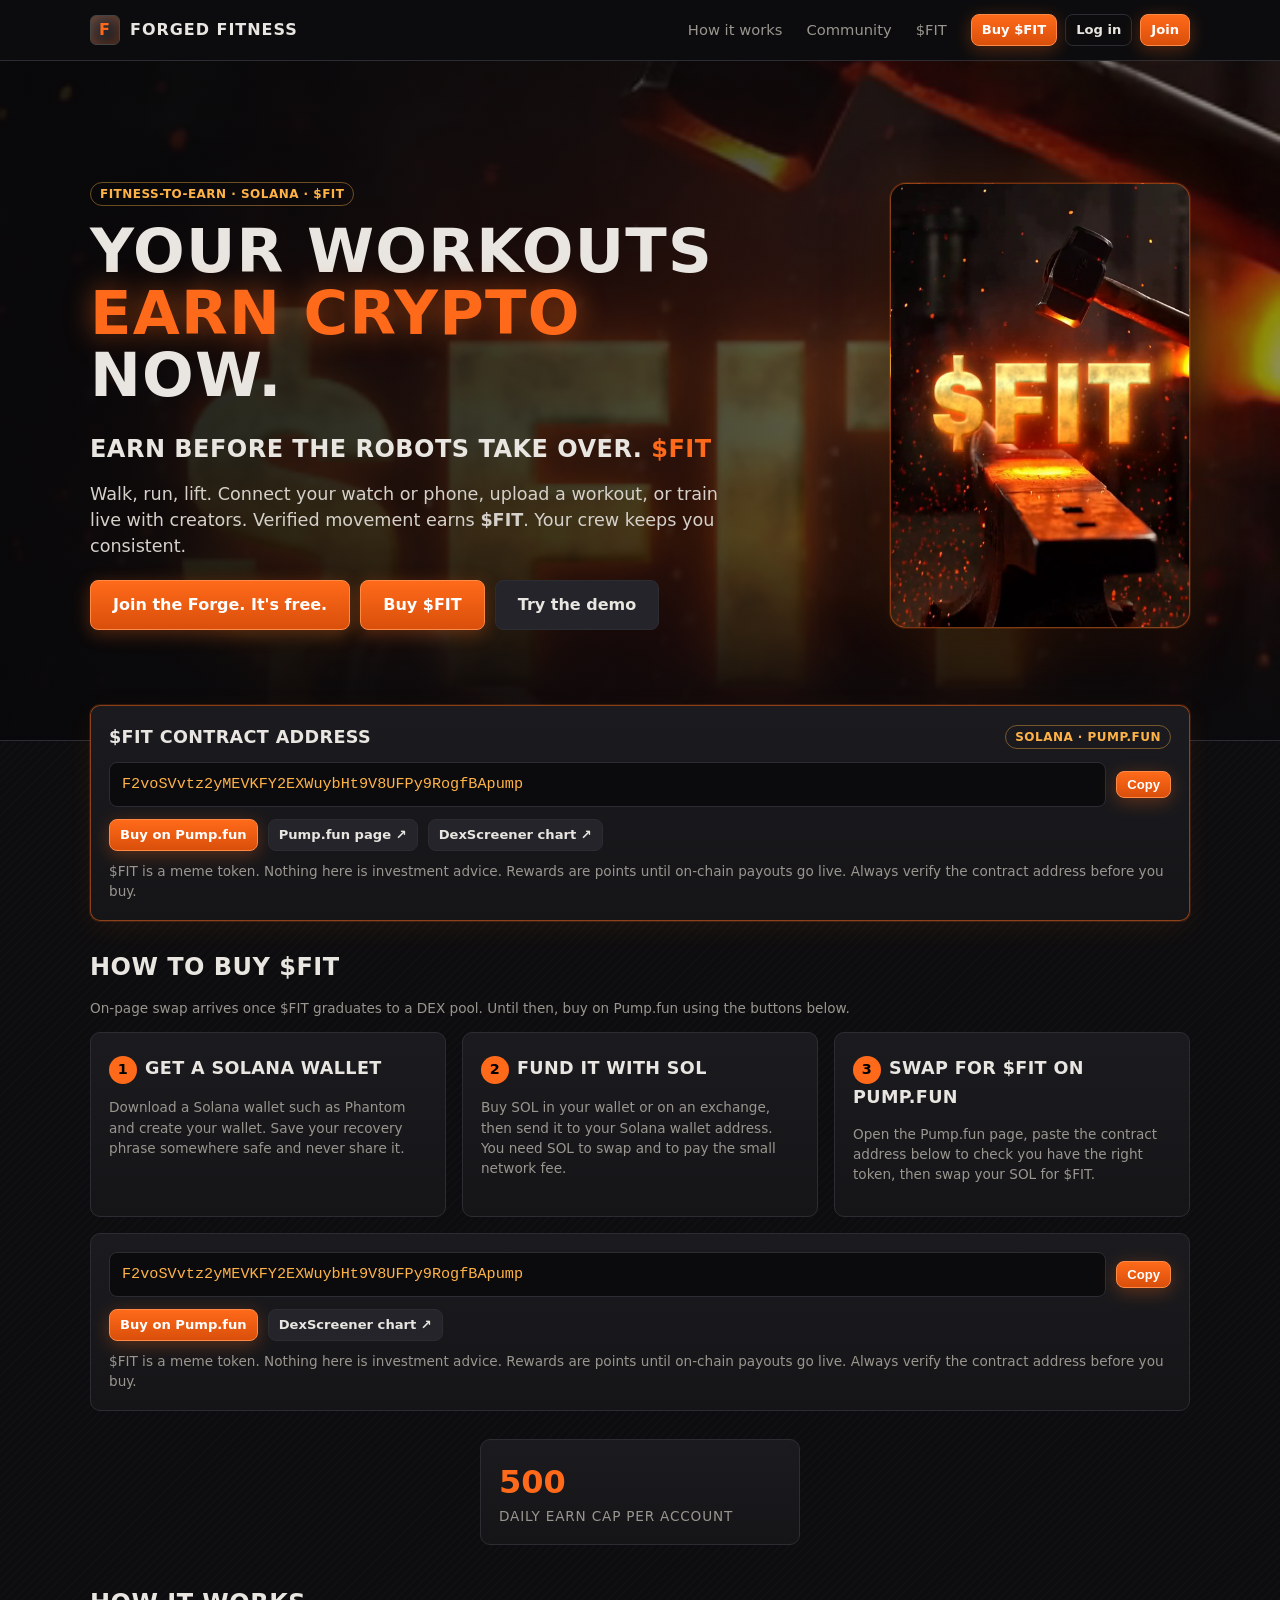
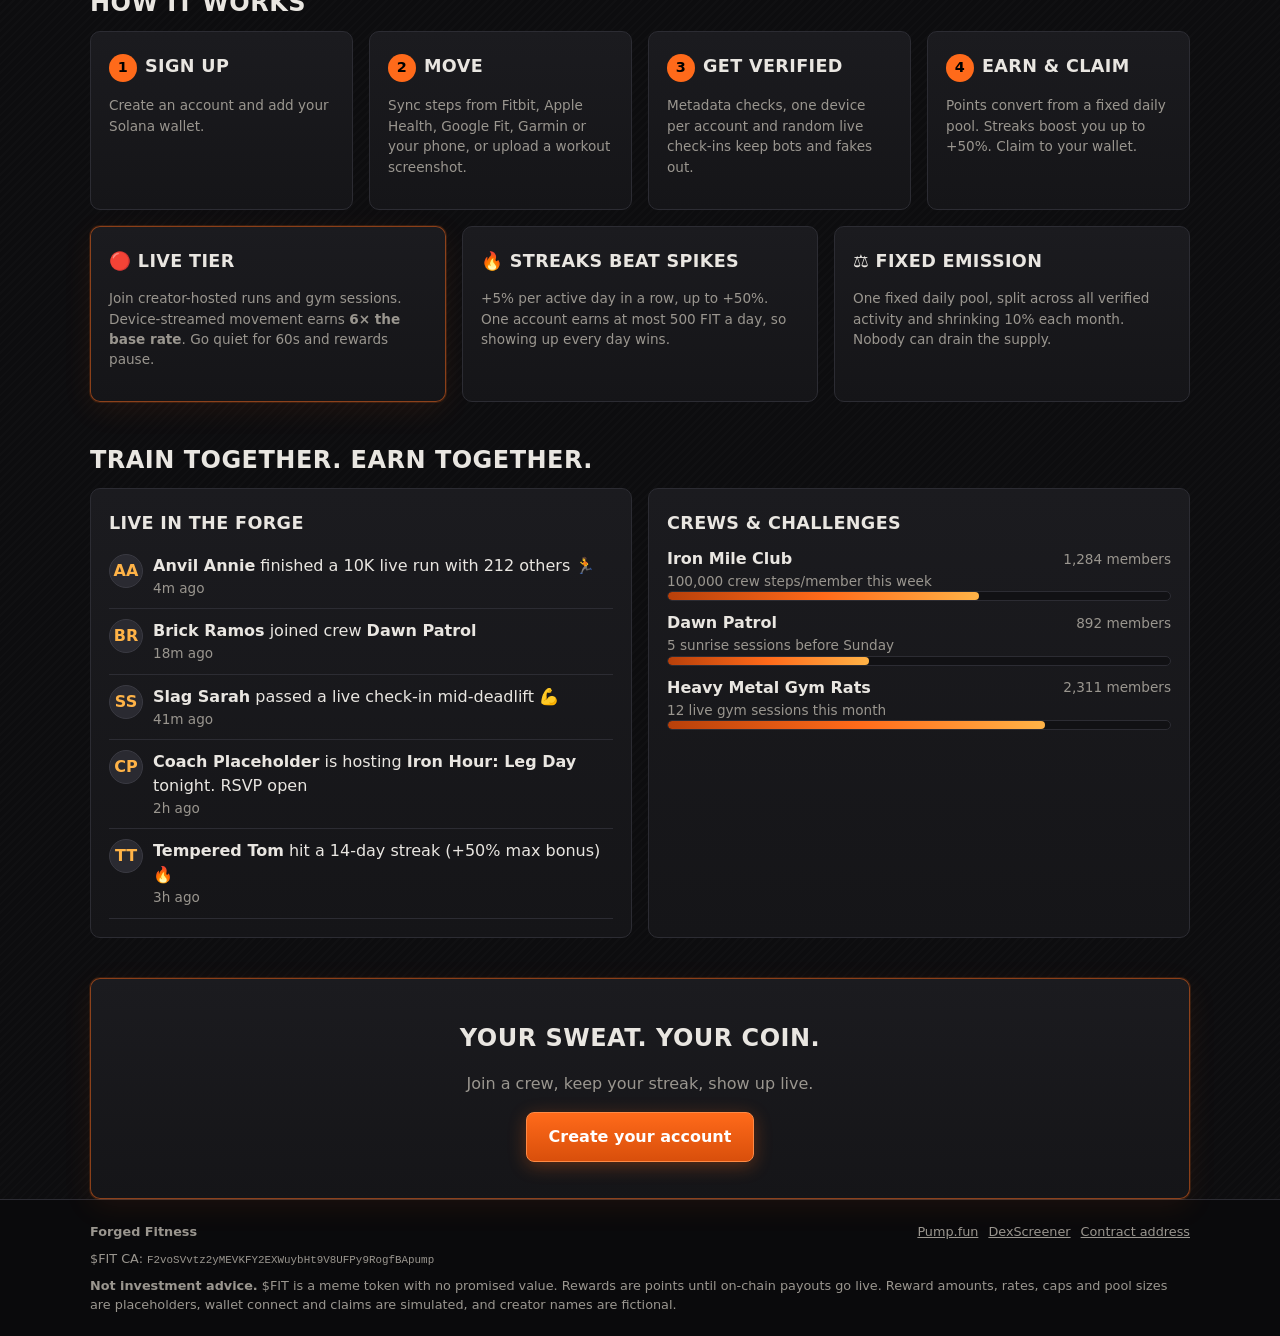
<file: index.html>
<!doctype html><html lang="en"><head><meta charset="utf-8"><meta name="viewport" content="width=device-width,initial-scale=1">
<title>Forged Fitness | Your workouts earn crypto now. $FIT</title>
<meta name="description" content="Forged Fitness: fitness-to-earn for $FIT on Solana. Walk, run, lift, earn. Earn before the robots take over.">
<link rel="icon" href="favicon.svg"><link rel="stylesheet" href="css/style.css"></head>
<body class="landing">
<section class="hero-bg">
  <video class="hero-video" id="heroVideo" autoplay muted loop playsinline preload="auto" poster="media/forged_fitness_ad_fit_still.png" aria-hidden="true">
    <source src="media/forged_fitness_ad_fit.mp4" type="video/mp4">
  </video>
  <div class="hero-overlay"></div>
  <div class="wrap hero">
    <div class="hero-copy">
      <span class="tag info">Fitness-to-earn · Solana · <span id="tick">$FIT</span></span>
      <h1>Your workouts <span class="ember">earn crypto</span> now.</h1>
      <p class="tagline">Earn before the robots take over. <span class="ember">$FIT</span></p>
      <p class="lead">Walk, run, lift. Connect your watch or phone, upload a workout, or train live with creators. Verified movement earns <b id="tick2">$FIT</b>. Your crew keeps you consistent.</p>
      <div class="row" style="margin-top:20px">
        <a class="btn primary lg" href="signup.html">Join the Forge. It's free.</a>
        <a class="btn primary lg" id="buyHero" target="_blank" rel="noopener">Buy $FIT</a>
        <a class="btn lg" href="dashboard.html?demo=1">Try the demo</a>
      </div>
    </div>
    <div class="hero-frame" aria-hidden="true">
      <video class="hero-frame-video" autoplay muted loop playsinline preload="auto" poster="media/forged_fitness_ad_fit_still.png">
        <source src="media/forged_fitness_ad_fit.mp4" type="video/mp4">
      </video>
    </div>
  </div>
</section>

<main class="wrap">
  <section class="card hot ca-block" id="token">
    <div class="ca-head"><h3 style="margin:0">$FIT contract address</h3><span class="tag info">Solana · Pump.fun</span></div>
    <div class="ca-row">
      <code class="ca" id="ca"></code>
      <button class="btn primary sm" id="copyCa" type="button">Copy</button>
    </div>
    <div class="row ca-links">
      <a class="btn sm primary" id="buyPump" target="_blank" rel="noopener">Buy on Pump.fun</a>
      <a class="btn sm" id="pumpLink" target="_blank" rel="noopener">Pump.fun page ↗</a>
      <a class="btn sm" id="dexLink" target="_blank" rel="noopener">DexScreener chart ↗</a>
    </div>
    <p class="small muted disclaimer">$FIT is a meme token. Nothing here is investment advice. Rewards are points until on-chain payouts go live. Always verify the contract address before you buy.</p>
  </section>

  <section id="buy" style="margin-top:28px">
    <h2>How to buy $FIT</h2>
    <p class="small muted" id="swapNote">On-page swap arrives once $FIT graduates to a DEX pool. Until then, buy on Pump.fun using the buttons below.</p>
    <div class="grid g3 steps">
      <div class="card"><h3>Get a Solana wallet</h3><p class="muted small">Download a Solana wallet such as Phantom and create your wallet. Save your recovery phrase somewhere safe and never share it.</p></div>
      <div class="card"><h3>Fund it with SOL</h3><p class="muted small">Buy SOL in your wallet or on an exchange, then send it to your Solana wallet address. You need SOL to swap and to pay the small network fee.</p></div>
      <div class="card"><h3>Swap for $FIT on Pump.fun</h3><p class="muted small">Open the Pump.fun page, paste the contract address below to check you have the right token, then swap your SOL for $FIT.</p></div>
    </div>
    <div class="card ca-block-buy" style="margin-top:16px">
      <div class="ca-row" style="margin-top:0">
        <code class="ca" id="caBuy"></code>
        <button class="btn primary sm" id="copyCaBuy" type="button">Copy</button>
      </div>
      <div class="row ca-links">
        <a class="btn sm primary" id="buyPump2" target="_blank" rel="noopener">Buy on Pump.fun</a>
        <a class="btn sm" id="dexLink2" target="_blank" rel="noopener">DexScreener chart ↗</a>
      </div>
      <p class="small muted disclaimer">$FIT is a meme token. Nothing here is investment advice. Rewards are points until on-chain payouts go live. Always verify the contract address before you buy.</p>
    </div>
  </section>

  <section class="grid" style="margin:28px 0 40px;grid-template-columns:minmax(0,320px);justify-content:center">
    <div class="card stat"><div class="v ember">500</div><div class="l">Daily earn cap per account</div></div>
  </section>

  <section id="how">
    <h2>How it works</h2>
    <div class="grid g4 steps">
      <div class="card"><h3>Sign up</h3><p class="muted small">Create an account and add your Solana wallet.</p></div>
      <div class="card"><h3>Move</h3><p class="muted small">Sync steps from Fitbit, Apple Health, Google Fit, Garmin or your phone, or upload a workout screenshot.</p></div>
      <div class="card"><h3>Get verified</h3><p class="muted small">Metadata checks, one device per account and random live check-ins keep bots and fakes out.</p></div>
      <div class="card"><h3>Earn &amp; claim</h3><p class="muted small">Points convert from a fixed daily pool. Streaks boost you up to +50%. Claim to your wallet.</p></div>
    </div>
    <div class="grid g3" style="margin-top:16px">
      <div class="card hot"><h3>🔴 Live tier</h3><p class="muted small">Join creator-hosted runs and gym sessions. Device-streamed movement earns <b>6× the base rate</b>. Go quiet for 60s and rewards pause.</p></div>
      <div class="card"><h3>🔥 Streaks beat spikes</h3><p class="muted small">+5% per active day in a row, up to +50%. One account earns at most 500 FIT a day, so showing up every day wins.</p></div>
      <div class="card"><h3>⚖️ Fixed emission</h3><p class="muted small">One fixed daily pool, split across all verified activity and shrinking 10% each month. Nobody can drain the supply.</p></div>
    </div>
  </section>

  <section id="community" style="margin-top:40px">
    <h2>Train together. Earn together.</h2>
    <div class="grid g2">
      <div class="card"><h3>Live in the Forge</h3><ul class="feed" id="feed"></ul></div>
      <div class="card"><h3>Crews &amp; challenges</h3><div id="crews"></div></div>
    </div>
  </section>

  <section class="card hot cta">
    <h2>Your sweat. Your coin.</h2>
    <p class="muted">Join a crew, keep your streak, show up live.</p>
    <a class="btn primary lg" href="signup.html">Create your account</a>
  </section>
</main>
<script src="js/store.js"></script><script src="js/mock.js"></script><script src="js/app.js"></script>
<script>
UI.boot().then(() => {
  const C = FF_CONFIG;
  UI.$('#tick').textContent = C.TICKER; UI.$('#tick2').textContent = C.TICKER;
  UI.$('#ca').textContent = C.MINT;
  UI.$('#pumpLink').href = C.PUMP_URL; UI.$('#dexLink').href = C.DEX_URL;
  UI.$('#buyHero').href = C.PUMP_URL; UI.$('#buyPump').href = C.PUMP_URL; UI.$('#buyPump2').href = C.PUMP_URL;
  UI.$('#caBuy').textContent = C.MINT; UI.$('#dexLink2').href = C.DEX_URL;
  UI.$('#copyCa').onclick = () => UI.copy(C.MINT, UI.$('#copyCa'));
  UI.$('#copyCaBuy').onclick = () => UI.copy(C.MINT, UI.$('#copyCaBuy'));
  // Hero video: fall back to the still (CSS background) if the clip can't play.
  UI.$$('.hero-bg video').forEach(v => {
    const fail = () => v.classList.add('hidden');
    v.addEventListener('error', fail, true); v.querySelector('source').addEventListener('error', fail);
    if (v.networkState === 3 || v.error) fail();
    const p = v.play(); if (p && p.catch) p.catch(() => {});
  });
  UI.$('#feed').innerHTML = MOCK.feed.slice(0, 5).map(f => `<li><div class="avatar">${UI.initials(f.who)}</div><div><b>${UI.esc(f.who)}</b> ${f.text}<div class="small muted">${UI.ago(f.ts)}</div></div></li>`).join('');
  UI.$('#crews').innerHTML = MOCK.crews.map(c => `<div style="margin:10px 0"><div class="row"><b>${c.name}</b><span class="spacer"></span><span class="small muted">${UI.num(c.members)} members</span></div><div class="small muted">${c.challenge}</div><div class="bar"><i style="width:${c.progress * 100}%"></i></div></div>`).join('');
});
</script>
<script data-goatcounter="https://forgedfitness.goatcounter.com/count" async src="//gc.zgo.at/count.js"></script>
</body></html>
</file>
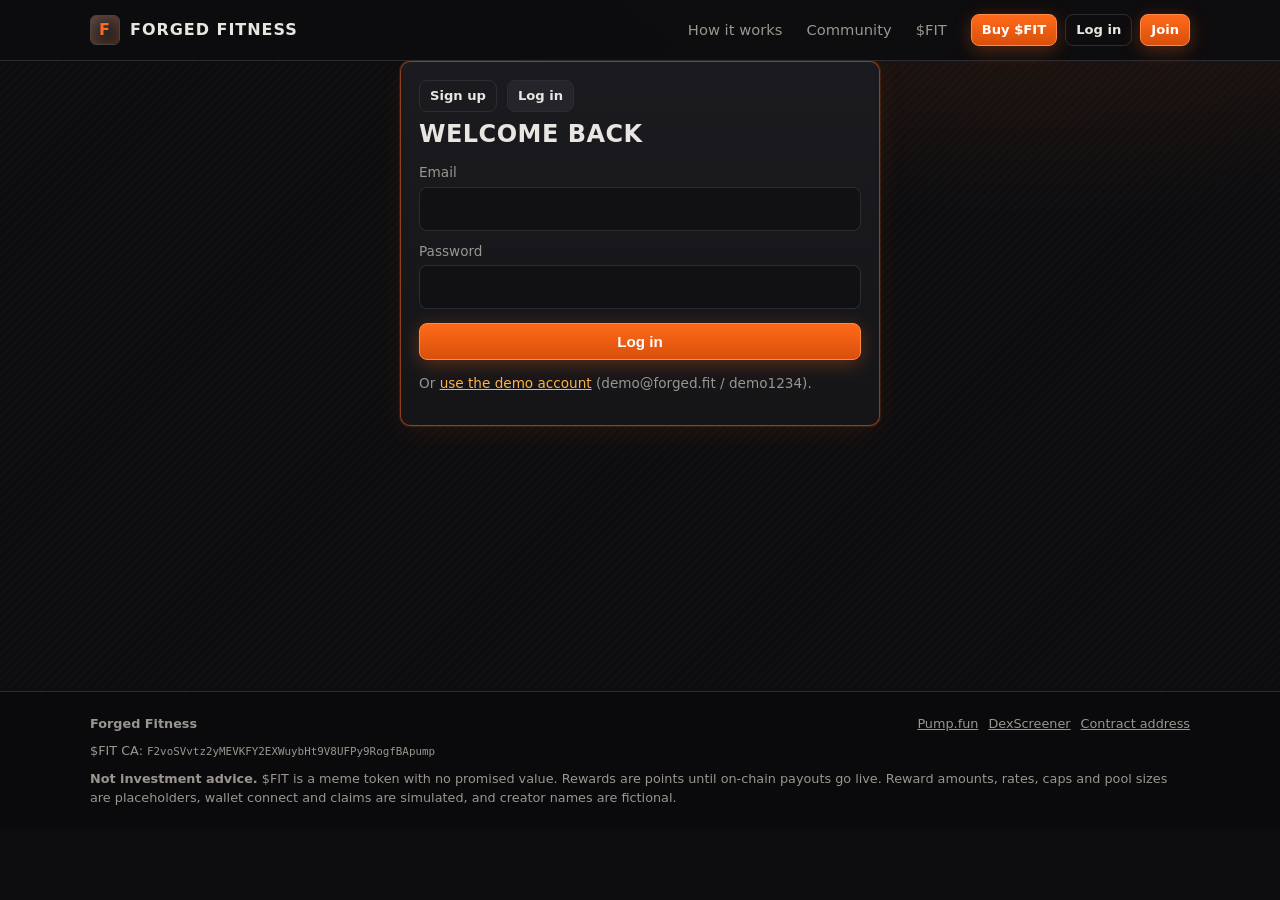
<file: dashboard.html>
<!doctype html><html lang="en"><head><meta charset="utf-8"><meta name="viewport" content="width=device-width,initial-scale=1">
<title>Dashboard | Forged Fitness</title><link rel="icon" href="favicon.svg"><link rel="stylesheet" href="css/style.css"></head>
<body>
<main class="wrap">
  <div class="row"><h1 id="hello">Dashboard</h1><span class="spacer"></span>
    <a class="btn primary" href="devices.html">Import activity</a><a class="btn" href="sessions.html">🔴 Go live</a><a class="btn" href="upload.html">Upload screenshot</a></div>
  <p class="muted small" id="devline"></p>

  <div class="grid g4">
    <div class="card stat"><div class="l">Steps today</div><div class="v" id="today">0</div><div class="small muted" id="todayGoal"></div></div>
    <div class="card stat"><div class="l">Steps this week</div><div class="v" id="week">0</div><div class="small muted">Mon–today</div></div>
    <div class="card stat"><div class="l">Streak</div><div class="v ember" id="streak">0</div><div class="small muted" id="mult"></div></div>
    <div class="card stat"><div class="l">Earnings (FIT)</div><div class="v" id="earn">0</div><div class="small muted" id="earnSplit"></div></div>
  </div>

  <div class="card" style="margin-top:16px">
    <div class="row"><b>Daily earn cap</b><span class="spacer"></span><span id="capText" class="small"></span></div>
    <div class="bar" style="margin-top:6px"><i id="capBar" style="width:0"></i></div>
    <p class="small muted" style="margin:6px 0 0">One account can earn at most <b id="capN"></b> FIT per day. Activity past the cap still logs (and keeps your streak) but earns nothing. Today's pro-rata rate: <b id="factor"></b> FIT/point.</p>
  </div>

  <div class="grid g2" style="margin-top:16px">
    <div class="card">
      <div class="row"><h3>Community feed</h3><span class="spacer"></span><span class="tag info">placeholder + your activity</span></div>
      <ul class="feed" id="feed"></ul>
    </div>
    <div class="card">
      <div class="row"><h3>Weekly leaderboard</h3><span class="spacer"></span><span class="small muted">verified steps</span></div>
      <div class="table-scroll"><table><thead><tr><th>#</th><th>Forger</th><th>Crew</th><th style="text-align:right">Steps</th></tr></thead><tbody id="lb"></tbody></table></div>
    </div>
  </div>

  <div class="grid g2" style="margin-top:16px">
    <div class="card"><h3>Crews</h3><div id="crews"></div>
      <h3 style="margin-top:18px">Challenges</h3><div id="challenges"></div></div>
    <div class="card"><h3>Recent activity</h3>
      <div class="table-scroll"><table><thead><tr><th>When</th><th>Source</th><th style="text-align:right">Steps</th></tr></thead><tbody id="acts"></tbody></table></div>
      <details style="margin-top:12px"><summary class="small muted">Log steps manually (self-reported, stays pending until verified)</summary>
        <div class="row" style="margin-top:8px"><input id="mSteps" type="number" placeholder="steps" style="max-width:140px"><input id="mMin" type="number" placeholder="minutes" style="max-width:120px"><button class="btn sm" id="mLog">Log</button></div>
      </details>
    </div>
  </div>
</main>
<script src="js/store.js"></script><script src="js/mock.js"></script><script src="js/app.js"></script>
<script>
UI.boot({ auth: true }).then(u => { if (!u) return; render();
  UI.$('#mLog').onclick = () => { try { const e = FF.logManual(UI.$('#mSteps').value, UI.$('#mMin').value); UI.toast(`Logged. ${e.status}: ${e.reasons[0] || ''}`); render(); } catch (er) { UI.toast(er.message); } };
});
function render() {
  const C = FF_CONFIG, d = FF.load(), u = FF.me(d), today = FF.dayKey();
  UI.$('#hello').textContent = `Let's forge, ${u.name.split(' ')[0]}`;
  UI.$('#devline').innerHTML = (u.importLog && u.importLog.length) ? `Last import: <b>${UI.esc(u.importLog[u.importLog.length - 1].source)}</b> · ${UI.ago(u.importLog[u.importLog.length - 1].ts)}. <a href="devices.html">import more</a>` : `No activity imported yet. <a href="devices.html">import from your health app</a> or count steps with your phone.`;
  const t = FF.stepsOn(u, today); UI.$('#today').textContent = UI.num(t);
  UI.$('#todayGoal').textContent = t >= C.STREAK_GOAL_STEPS ? '✅ streak goal hit' : `${UI.num(C.STREAK_GOAL_STEPS - t)} to streak goal`;
  const wk = u.activities.filter(a => a.ts >= FF.startOfWeek()).reduce((s, a) => s + a.steps, 0); UI.$('#week').textContent = UI.num(wk);
  const s = FF.streak(u); UI.$('#streak').textContent = s + (s === 1 ? ' day' : ' days');
  UI.$('#mult').textContent = `bonus ×${FF.streakMultiplier(s).toFixed(2)} (max ×${(1 + C.STREAK_BONUS_MAX).toFixed(2)})`;
  const tot = FF.totals(u); UI.$('#earn').textContent = UI.num(tot.claimed + tot.claimable + tot.pending, 2);
  UI.$('#earnSplit').innerHTML = `${UI.num(tot.claimable, 2)} claimable · ${UI.num(tot.pending, 2)} pending · <a href="rewards.html">rewards</a>`;
  const et = FF.earnedOn(u, today), pct = Math.min(100, et / C.DAILY_CAP * 100);
  UI.$('#capBar').style.width = pct + '%'; UI.$('#capText').innerHTML = `<b>${UI.num(et, 2)}</b> / ${C.DAILY_CAP} FIT today ${pct >= 100 ? '<span class="tag warn">cap reached</span>' : ''}`;
  UI.$('#capN').textContent = C.DAILY_CAP; UI.$('#factor').textContent = FF.proRataFactor().toFixed(3);
  // feed
  const feed = [...MOCK.feed, ...d.feed.map(f => ({ ...f, text: UI.esc(f.text) }))].sort((a, b) => b.ts - a.ts).slice(0, 8);
  UI.$('#feed').innerHTML = feed.map(f => `<li><div class="avatar">${UI.initials(f.who)}</div><div><b>${UI.esc(f.who)}</b> ${f.text}<div class="small muted">${UI.ago(f.ts)}</div></div></li>`).join('');
  // leaderboard
  const rows = MOCK.athletes.map(([n, st, c]) => ({ n, st, c, me: false }));
  rows.push({ n: u.name + ' (you)', st: wk, c: u.crews[0] || '-', me: true });
  rows.sort((a, b) => b.st - a.st);
  const crewName = id => (MOCK.crews.find(c => c.id === id) || { name: '-' }).name;
  UI.$('#lb').innerHTML = rows.map((r, i) => `<tr style="${r.me ? 'color:var(--ember2);font-weight:700' : ''}"><td>${i + 1}</td><td>${UI.esc(r.n)}</td><td class="small muted">${crewName(r.c)}</td><td style="text-align:right">${UI.num(r.st)}</td></tr>`).join('');
  // crews
  UI.$('#crews').innerHTML = MOCK.crews.map(c => { const j = u.crews.includes(c.id); return `<div style="margin:10px 0"><div class="row"><b>${c.name}</b> <span class="small muted">${UI.num(c.members + (j ? 1 : 0))} members</span><span class="spacer"></span><button class="btn sm ${j ? '' : 'primary'}" data-crew="${c.id}">${j ? 'Leave' : 'Join'}</button></div><div class="small muted">${c.challenge}</div><div class="bar"><i style="width:${c.progress * 100}%"></i></div></div>`; }).join('');
  UI.$$('[data-crew]').forEach(b => b.onclick = () => { FF.tx(d => { const me = FF.me(d), id = b.dataset.crew; const i = me.crews.indexOf(id); if (i >= 0) me.crews.splice(i, 1); else { me.crews.push(id); FF.post(d, me.name, 'joined crew ' + crewName(id)); } }); render(); });
  UI.$('#challenges').innerHTML = MOCK.challenges.map(c => `<div style="margin:8px 0"><b>${c.name}</b> <span class="small muted">· ends ${c.ends}</span><div class="small muted">${c.desc} · ${c.reward}</div></div>`).join('');
  // activity
  UI.$('#acts').innerHTML = u.activities.slice().sort((a, b) => b.ts - a.ts).slice(0, 8).map(a => `<tr><td class="small">${UI.time(a.ts)}</td><td class="small">${UI.esc(a.source)}${a.note ? ` <span class="muted">· ${UI.esc(a.note)}</span>` : ''}</td><td style="text-align:right">${UI.num(a.steps)}</td></tr>`).join('') || '<tr><td colspan="3" class="muted">No activity yet.</td></tr>';
}
</script>
<script data-goatcounter="https://forgedfitness.goatcounter.com/count" async src="//gc.zgo.at/count.js"></script>
</body></html>
</file>
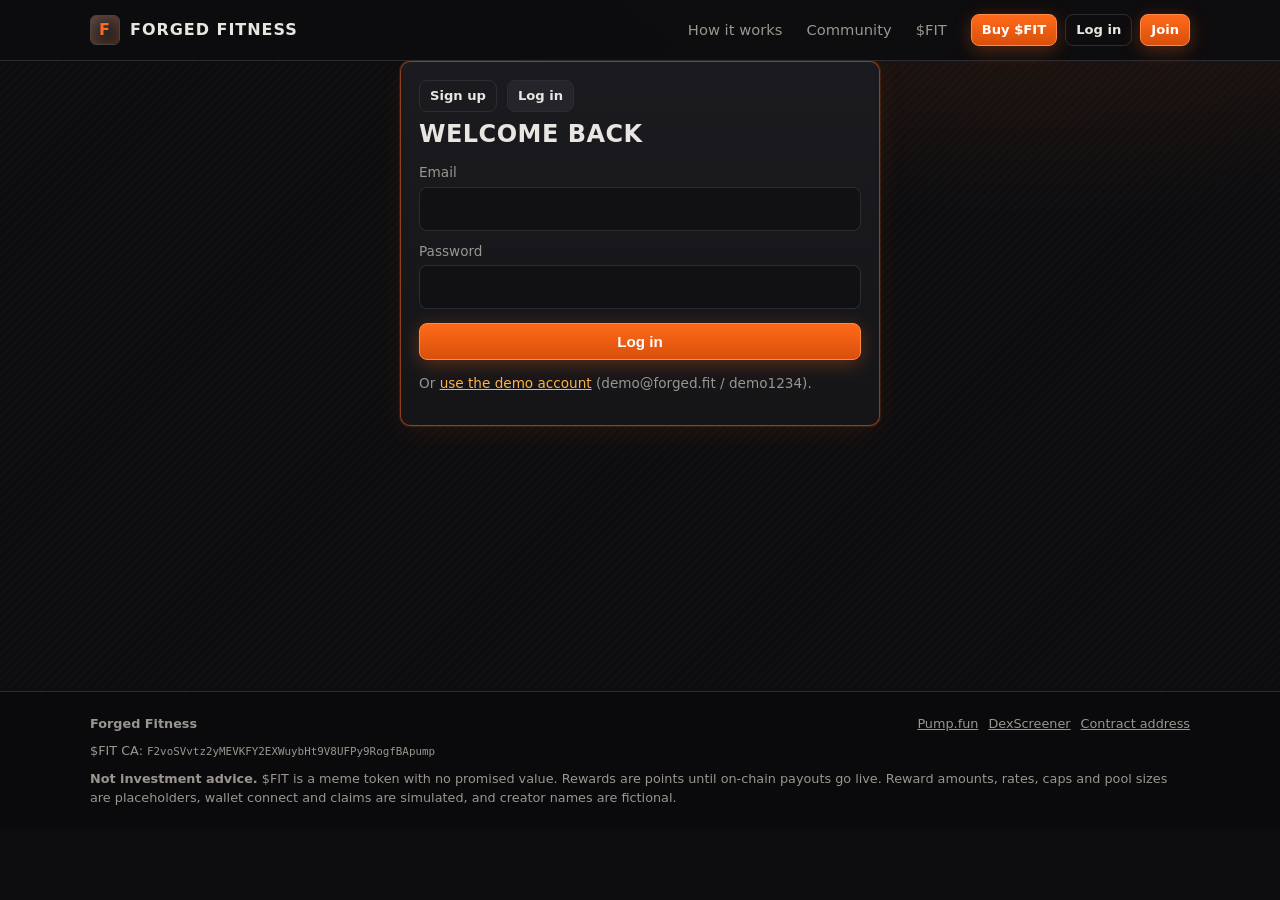
<file: devices.html>
<!doctype html><html lang="en"><head><meta charset="utf-8"><meta name="viewport" content="width=device-width,initial-scale=1">
<title>Devices | Forged Fitness</title><link rel="icon" href="favicon.svg"><link rel="stylesheet" href="css/style.css"></head>
<body>
<main class="wrap">
  <h1>Bring your activity in</h1>
  <p class="muted">None of these are live account links. Export your data from your app and import it here, or count steps with your phone while this page is open. Files are read in your browser only and never uploaded. Imported days count as <b>self-reported</b> (unverified), and each day can be imported once, from one source.</p>
  <div class="card hot" id="phone">
    <div class="row"><span style="font-size:1.6rem">📱</span><h3 style="margin:0">Phone step counter</h3><span class="tag info">works while this page is open</span></div>
    <p class="small muted">Uses your phone's motion sensor. Keep the page open and the screen on, phone in hand or pocket. It stops if you lock the phone or switch apps. On iPhone you'll be asked to allow Motion &amp; Orientation access.</p>
    <div class="row"><b style="font-size:2rem" id="pSteps">0</b><span class="muted">steps this session</span><span class="spacer"></span><span class="small muted" id="pTime"></span></div>
    <div class="row" style="margin-top:8px"><button class="btn primary sm" id="pStart">Start counting</button><button class="btn sm" id="pStop" disabled>Stop &amp; save</button></div>
  </div>
  <div class="grid g2" style="margin-top:16px" id="importers"></div>
  <div class="card" style="margin-top:16px"><h3>Import history</h3>
    <div class="table-scroll"><table><thead><tr><th>When</th><th>Source</th><th>Days</th><th>Steps</th><th>FIT</th></tr></thead><tbody id="hist"></tbody></table></div></div>
</main>
<script src="js/store.js"></script><script src="js/mock.js"></script><script src="js/app.js"></script><script src="js/shealth.js"></script><script src="js/importers.js"></script>
<script>
const C = FF_CONFIG;
const SOON = name => `<p class="small muted" style="margin-top:10px"><span class="tag warn">coming soon</span> Live auto-sync${name}.</p>`;
const IMPORTERS = [
  { id: 'apple', label: 'Apple Health', icon: '🍎', accept: '.zip,.xml', parse: FFImport.apple,
    steps: ['On iPhone open <b>Health</b>, tap your profile picture (top right).', 'Tap <b>Export All Health Data</b> › Export. It can take a few minutes.', 'Save <code>export.zip</code> to Files, then upload it here (or the <code>export.xml</code> inside).'],
    fine: 'Steps, walking/running distance and workouts. When iPhone and Watch both log steps, the source with the most steps that day is used, so nothing is counted twice.',
    soon: ' needs a Forged Fitness iOS app (HealthKit is not available to websites)' },
  { id: 'samsung', label: 'Samsung Health', icon: '💙', accept: '.zip,.csv', parse: FFImport.samsung,
    steps: ['In <b>Samsung Health</b> tap the menu, then <b>Settings</b>.', 'Tap <b>Download personal data</b> and confirm with your Samsung account.', 'In My Files › Download › Samsung Health, zip the folder or pick the CSVs.', 'Upload the ZIP or the <code>step_daily_trend</code> and <code>exercise</code> CSVs.'],
    fine: 'Daily steps, distance and workouts.', soon: ' through Android Health Connect needs a Forged Fitness Android app' },
  { id: 'googlefit', label: 'Google Fit', icon: '🟢', accept: '.zip,.csv', parse: FFImport.googlefit,
    steps: ['Go to <b>takeout.google.com</b>, click <b>Deselect all</b>, tick <b>Fit</b>.', 'Create the export and download the ZIP from the email.', 'Upload the ZIP, or <code>Takeout/Fit/Daily activity metrics/Daily activity metrics.csv</code>.'],
    fine: 'Daily steps, distance and Move Minutes. Health Connect itself has no export file.', soon: ' through Health Connect needs a Forged Fitness Android app' },
  { id: 'fitbit', label: 'Fitbit', icon: '⌚', accept: '.zip,.json,.csv', parse: FFImport.fitbit,
    steps: ['Go to <b>takeout.google.com</b>, Deselect all, tick <b>Fitbit</b> (or use Fitbit app › Settings › Manage data › Export your data).', 'Download the ZIP when it\'s ready.', 'Upload the ZIP, or the <code>steps-*.json</code>, <code>distance-*.json</code> and <code>exercise-*.json</code> files.'],
    fine: 'Steps, distance and logged exercises.', soon: ' needs a server for Fitbit\'s Web API sign-in' },
  { id: 'garmin', label: 'Garmin', icon: '🧭', accept: '.csv', parse: FFImport.garmin,
    steps: ['On a computer open <b>connect.garmin.com</b> › Activities › All Activities.', 'Scroll to load the range you want, then click <b>Export CSV</b> (top right).', 'Upload <code>Activities.csv</code>.'],
    fine: 'Recorded activities only (not all-day steps). Distance shows in your Garmin units. .fit files are not supported yet.', soon: ' needs a server for Garmin\'s Health API' },
];
const parsed = {};
UI.boot({ auth: true }).then(u => { if (!u) return; renderCards(); hist(); phoneInit(); });
function imported(u) { const m = Object.assign({}, u.importedDays || {}); for (const k in (u.shealthDays || {})) m[k] = m[k] || 'samsung'; return m; }
function renderCards() {
  UI.$('#importers').innerHTML = IMPORTERS.map(p => `<div class="card" id="c-${p.id}">
    <div class="row"><span style="font-size:1.6rem">${p.icon}</span><h3 style="margin:0">${p.label}</h3><span class="tag info">file import</span></div>
    <ol class="small">${p.steps.map(s => `<li>${s}</li>`).join('')}</ol><p class="small muted">${p.fine}</p>
    <input type="file" data-imp="${p.id}" accept="${p.accept}" multiple><div class="out" style="margin-top:10px"></div>${SOON(p.soon)}</div>`).join('');
  UI.$$('[data-imp]').forEach(i => i.onchange = async () => { const p = IMPORTERS.find(x => x.id === i.dataset.imp), out = UI.$(`#c-${p.id} .out`);
    if (!i.files.length) return; out.innerHTML = '<p class="small muted">Reading…</p>';
    try { parsed[p.id] = await p.parse([...i.files]); preview(p); } catch (er) { out.innerHTML = `<p class="small" style="color:var(--bad)">${UI.esc(er.message)}</p>`; } });
}
function dist(d) { return d.distanceRaw != null ? `${d.distanceRaw.toFixed(2)} (Garmin units)` : `${(d.distanceM / 1000).toFixed(2)} km`; }
function preview(p) {
  const R = parsed[p.id], done = imported(FF.me()), keys = Object.keys(R.days).sort(), out = UI.$(`#c-${p.id} .out`);
  if (!keys.length) { out.innerHTML = '<p class="small" style="color:var(--warn)">No step or workout data found in those files.</p>'; return; }
  const fresh = keys.filter(k => !done[k]);
  out.innerHTML = `<p class="small muted">Read ${R.files.length} file(s). ${keys.length} day(s), ${fresh.length} new.</p>
    <div class="table-scroll"><table><thead><tr><th>Day</th><th>Steps</th><th>Distance</th><th>Workouts</th><th></th></tr></thead><tbody>${keys.slice(-14).reverse().map(k => { const d = R.days[k];
      return `<tr><td class="small">${k}</td><td>${UI.num(d.steps)}</td><td class="small">${dist(d)}</td><td class="small">${d.exerciseMin} min (${d.sessions})</td><td class="small">${done[k] ? `<span class="tag">imported (${UI.esc(done[k])})</span>` : '<span class="tag ok">new</span>'}</td></tr>`; }).join('')}</tbody></table></div>
    ${keys.length > 14 ? '<p class="small muted">Showing the latest 14 days.</p>' : ''}
    <button class="btn primary sm" data-go ${fresh.length ? '' : 'disabled'}>Import ${fresh.length} new day(s)</button>`;
  if (fresh.length) out.querySelector('[data-go]').onclick = () => doImport(p, fresh);
}
function doImport(p, keys) {
  const R = parsed[p.id];
  const r = FF.tx(d => { const u = FF.me(d); u.importedDays = u.importedDays || {}; u.importLog = u.importLog || []; const done = imported(u); let steps = 0, fit = 0, n = 0;
    for (const k of keys) { if (done[k]) continue; const x = R.days[k], [y, m, dd] = k.split('-').map(Number);
      const ts = Math.min(new Date(y, m - 1, dd, 20).getTime(), Date.now());
      const act = FF.addActivity(u, { ts, source: 'import:' + p.id, steps: x.steps, minutes: x.exerciseMin, note: `${p.label} import${x.sessions ? `, ${x.sessions} workout(s)` : ''}` });
      const e = FF.earn(u, { ts, points: x.steps / 100 * C.POINTS_PER_100_STEPS, source: `${p.label} import`, verified: false, note: `${x.steps.toLocaleString()} steps, ${dist(x)}`, ref: act.id });
      u.importedDays[k] = p.id; steps += x.steps; fit += e.amount; n++; }
    if (n) { u.importLog.push({ ts: Date.now(), source: p.label, days: n, steps, fit }); FF.post(d, u.name, `imported ${n} day(s) from ${p.label}`); }
    return { steps, fit, n }; });
  UI.toast(`Imported ${r.n} day(s) from ${p.label}: ${UI.num(r.steps)} steps → ${UI.num(r.fit, 2)} FIT (self-reported).`, 5000);
  preview(p); hist();
}
function hist() { const u = FF.me();
  UI.$('#hist').innerHTML = (u.importLog || []).slice().reverse().map(h => `<tr><td class="small">${UI.time(h.ts)}</td><td>${UI.esc(h.source)}</td><td>${h.days}</td><td>${UI.num(h.steps)}</td><td>${UI.num(h.fit, 2)}</td></tr>`).join('') || '<tr><td colspan="5" class="muted">No imports yet.</td></tr>'; }
function phoneInit() {
  let steps = 0, t0 = 0, timer; const reset = () => { UI.$('#pStart').disabled = false; UI.$('#pStop').disabled = true; UI.$('#pTime').textContent = ''; };
  const ped = FFImport.Pedometer(() => { steps++; UI.$('#pSteps').textContent = UI.num(steps); });
  UI.$('#pStart').onclick = async () => { try { await ped.start(); steps = 0; t0 = Date.now(); UI.$('#pSteps').textContent = '0';
      UI.$('#pStart').disabled = true; UI.$('#pStop').disabled = false; timer = setInterval(() => { UI.$('#pTime').textContent = Math.floor((Date.now() - t0) / 60000) + ' min'; }, 5000);
      setTimeout(() => { if (ped.on && !ped.hasData) { ped.stop(); clearInterval(timer); reset(); UI.toast(FFImport.Pedometer.NO_SENSOR, 6000); } }, 3000);
    } catch (er) { ped.stop(); reset(); UI.toast(er.message, 6000); } };
  UI.$('#pStop').onclick = () => { ped.stop(); clearInterval(timer); UI.$('#pStart').disabled = false; UI.$('#pStop').disabled = true;
    if (!steps) return UI.toast('No steps counted, nothing saved.');
    const mins = Math.max(1, Math.round((Date.now() - t0) / 60000));
    const r = FF.tx(d => { const u = FF.me(d); const act = FF.addActivity(u, { source: 'phone', steps, minutes: mins, note: 'Phone step counter (page open)' });
      const e = FF.earn(u, { points: steps / 100 * C.POINTS_PER_100_STEPS, source: 'Phone step counter', verified: false, note: `${steps.toLocaleString()} steps / ${mins} min`, ref: act.id });
      u.importLog = u.importLog || []; u.importLog.push({ ts: Date.now(), source: 'Phone step counter', days: 1, steps, fit: e.amount }); return e; });
    UI.toast(`Saved ${UI.num(steps)} steps → ${UI.num(r.amount, 2)} FIT (self-reported).`, 5000); hist(); };
}
</script>
<script data-goatcounter="https://forgedfitness.goatcounter.com/count" async src="//gc.zgo.at/count.js"></script>
</body></html>
</file>
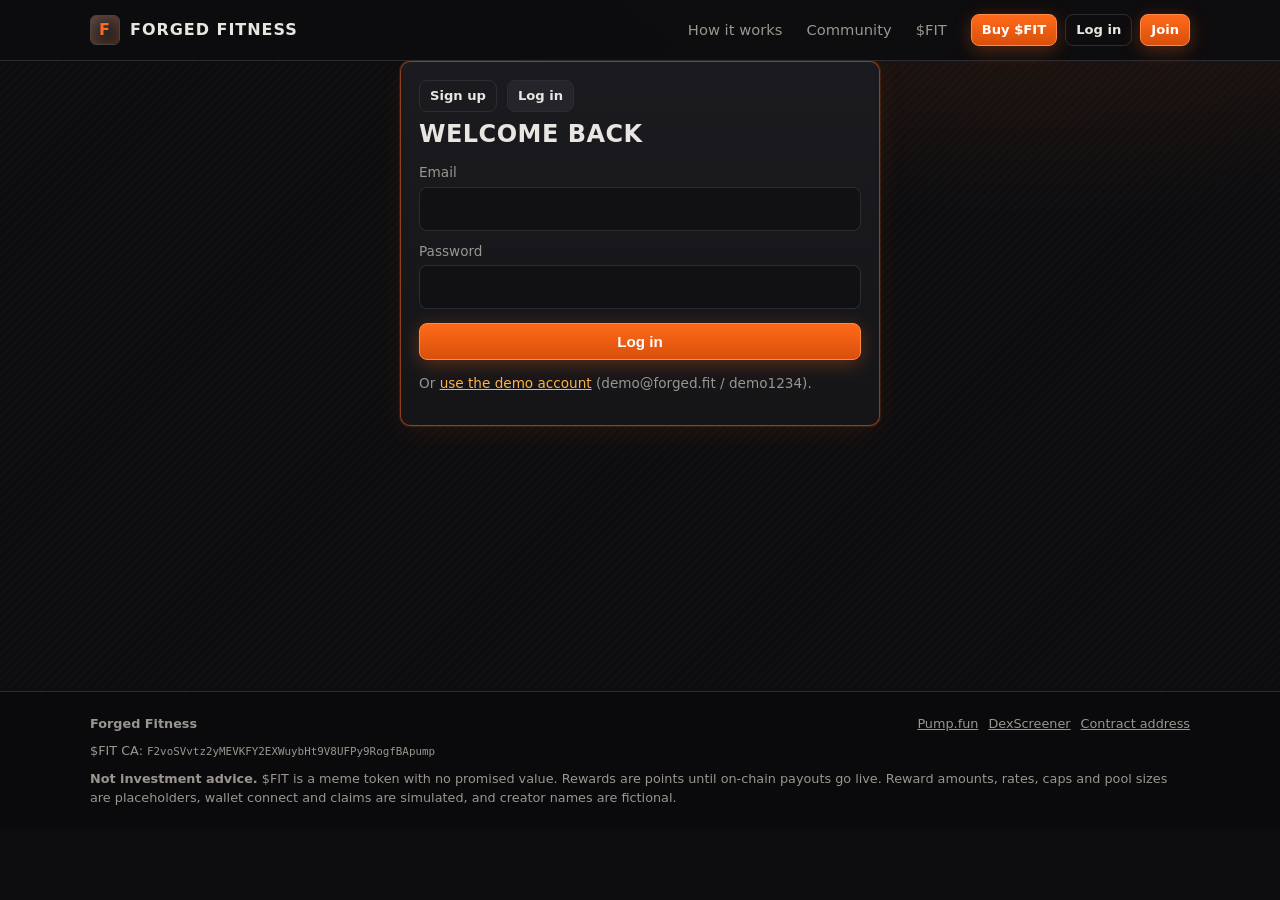
<file: rewards.html>
<!doctype html><html lang="en"><head><meta charset="utf-8"><meta name="viewport" content="width=device-width,initial-scale=1">
<title>Rewards | Forged Fitness</title><link rel="icon" href="favicon.svg"><link rel="stylesheet" href="css/style.css"></head>
<body>
<main class="wrap">
  <h1>Rewards &amp; payouts</h1>
  <div class="grid g4">
    <div class="card stat"><div class="l">Balance (claimed)</div><div class="v" id="bal"></div><div class="small muted">simulated wallet balance</div></div>
    <div class="card stat hot"><div class="l">Claimable</div><div class="v ember" id="cl"></div></div>
    <div class="card stat"><div class="l">Pending</div><div class="v" id="pe"></div><div class="small muted">awaiting verification / check-in / review</div></div>
    <div class="card stat"><div class="l">Blocked · capped</div><div class="v" id="bl"></div><div class="small muted">flagged gross · lost to daily cap</div></div>
  </div>

  <div class="card" style="margin-top:16px">
    <div class="row"><h3 style="margin:0">Claim to wallet</h3><span class="spacer"></span><span class="placeholder">SIMULATED · no on-chain transaction</span></div>
    <div class="row wallet-row" style="margin-top:10px"><input id="wallet" placeholder="Solana wallet address" style="flex:1;min-width:220px"><button class="btn sm" id="saveW">Save wallet</button><button class="btn primary" id="claim">Claim</button></div>
    <div class="ca-row" style="margin-bottom:6px"><code class="ca" id="mint"></code><button class="btn sm" id="copyCa" type="button">Copy CA</button></div>
    <div class="row"><a class="btn sm primary" id="buyLink" target="_blank" rel="noopener">Buy $FIT</a><a class="btn sm" id="pumpLink" target="_blank" rel="noopener">Pump.fun ↗</a><a class="btn sm" id="dexLink" target="_blank" rel="noopener">DexScreener ↗</a></div>
    <p class="small muted">Rewards pay out in <b>$FIT</b> (Solana, Pump.fun) at the contract address above. Until on-chain payouts go live, rewards are points and claims are simulated. A real claim will be a server-signed transfer from the reward vault after server-side re-verification.</p>
  </div>

  <div class="grid g2" style="margin-top:16px">
    <div class="card"><h3>Payout tiers</h3>
      <div class="table-scroll"><table><thead><tr><th>Entry size</th><th>Requires</th></tr></thead><tbody id="tiers"></tbody></table></div>
      <h3 style="margin-top:16px">Supply controls</h3><ul class="small" id="rules"></ul>
      <div class="row"><span class="small">Your streak: <b id="stk"></b></span><span class="spacer"></span><button class="btn sm" id="ckNow">Run a live check-in now</button></div>
    </div>
    <div class="card"><div class="row"><h3 style="margin:0">Emission schedule</h3><span class="spacer"></span><span class="tag info" id="mo"></span></div>
      <div style="margin:10px 0"><div class="row small"><span>Today's pool remaining <span class="muted">(network simulated)</span></span><span class="spacer"></span><b id="poolTxt"></b></div><div class="bar ok"><i id="poolBar"></i></div>
        <div class="small muted" id="poolMath"></div></div>
      <div style="max-height:230px;overflow:auto"><table><thead><tr><th>Month</th><th style="text-align:right">Daily pool</th><th style="text-align:right">Month total</th></tr></thead><tbody id="sched"></tbody></table></div>
    </div>
  </div>

  <div class="card" style="margin-top:16px"><h3>Reward ledger</h3>
    <div class="table-scroll"><table class="wide-table"><thead><tr><th>When</th><th>Source</th><th style="text-align:right">Base pts</th><th style="text-align:right">Streak</th><th style="text-align:right">Pool ×</th><th style="text-align:right">FIT</th><th>Tier</th><th>Status</th><th></th></tr></thead><tbody id="ledger"></tbody></table></div>
  </div>
  <div class="card" style="margin-top:16px"><h3>Payout history</h3>
    <div class="table-scroll"><table><thead><tr><th>When</th><th style="text-align:right">Amount</th><th>Wallet</th><th>Tx signature</th></tr></thead><tbody id="payouts"></tbody></table></div></div>
</main>
<script src="js/store.js"></script><script src="js/mock.js"></script><script src="js/app.js"></script>
<script>
const C = FF_CONFIG;
UI.boot({ auth: true }).then(u => { if (!u) return; UI.$('#wallet').value = u.wallet; render();
  UI.$('#saveW').onclick = () => { try { FF.setWallet(UI.$('#wallet').value); UI.toast('Wallet saved (mock).'); } catch (e) { UI.toast(e.message); } };
  UI.$('#claim').onclick = () => { try { FF.setWallet(UI.$('#wallet').value); const p = FF.tx(d => { const p = FF.claim(FF.me(d)); FF.post(d, FF.me(d).name, `claimed ${p.amount.toFixed(2)} FIT (simulated)`); return p; });
    UI.toast(`Simulated claim of ${UI.num(p.amount, 2)} FIT → ${p.wallet.slice(0, 6)}…<br><span class="mono small">${p.sig.slice(0, 28)}…</span>`, 6000); render(); } catch (e) { UI.toast(e.message); } };
  UI.$('#ckNow').onclick = doCheckin; UI.$('#copyCa').onclick = () => UI.copy(C.MINT, UI.$('#copyCa'));
});
async function doCheckin() {
  const r = await UI.checkin({ context: 'Unlocks pending entries over ' + C.TIER_AUTO_MAX + ' FIT from the last ' + C.CHECKIN_VALID_HOURS + 'h' });
  FF.updateMe(u => FF.recordCheckin(u, { ...r, context: 'rewards page' }));
  UI.toast(r.passed ? '✅ Check-in passed. Pending rewards re-checked.' : '✖ ' + r.reason); render();
}
function render() {
  const u = FF.me(), t = FF.totals(u);
  UI.$('#mint').textContent = C.MINT; UI.$('#pumpLink').href = C.PUMP_URL; UI.$('#dexLink').href = C.DEX_URL; UI.$('#buyLink').href = C.PUMP_URL;
  UI.$('#bal').innerHTML = UI.num(t.claimed, 2); UI.$('#cl').innerHTML = UI.num(t.claimable, 2); UI.$('#pe').innerHTML = UI.num(t.pending, 2); UI.$('#bl').innerHTML = `${UI.num(t.blocked, 1)} · ${UI.num(t.capped, 1)}`;
  UI.$('#claim').disabled = t.claimable <= 0; UI.$('#claim').textContent = `Claim ${UI.num(t.claimable, 2)} FIT`;
  UI.$('#tiers').innerHTML = `<tr><td>≤ ${C.TIER_AUTO_MAX} FIT</td><td><span class="tag ok">auto</span> verified data (device, verified screenshot, or reviewer)</td></tr>
    <tr><td>${C.TIER_AUTO_MAX}–${C.TIER_CHECKIN_MAX} FIT</td><td><span class="tag warn">check-in</span> verified data + a passed live check-in in the last ${C.CHECKIN_VALID_HOURS}h</td></tr>
    <tr><td>&gt; ${C.TIER_CHECKIN_MAX} FIT</td><td><span class="tag bad">review</span> verified data + check-in + manual review</td></tr>`;
  UI.$('#rules').innerHTML = `<li><b>Daily cap:</b> ${C.DAILY_CAP} FIT per account per day (today: ${UI.num(FF.earnedOn(u, FF.dayKey()), 2)} used). Activity past the cap logs but earns 0.</li>
    <li><b>Pro-rata pool:</b> points convert at min(1, daily pool ÷ network verified points). Today: ${FF.proRataFactor().toFixed(3)} FIT/point.</li>
    <li><b>Streak bonus:</b> +${C.STREAK_BONUS_PER_DAY * 100}% per consecutive active day (≥ ${UI.num(C.STREAK_GOAL_STEPS)} steps or a live session), max +${C.STREAK_BONUS_MAX * 100}%.</li>
    <li><b>Live tier:</b> ${C.LIVE_POINTS_PER_MIN} pts/min with device stream (pauses after ${C.QUIET_TIMEOUT_S}s quiet) vs ${C.POINTS_PER_100_STEPS} pt per 100 steps.</li>`;
  const s = FF.streak(u); UI.$('#stk').textContent = `${s} days → ×${FF.streakMultiplier(s).toFixed(2)}`;
  const ps = FF.poolStatus(); UI.$('#mo').textContent = `month ${ps.month} · −${C.MONTHLY_DECAY * 100}%/mo`;
  UI.$('#poolTxt').textContent = `${UI.num(ps.remaining)} / ${UI.num(ps.pool)} FIT`; UI.$('#poolBar').style.width = (ps.remaining / ps.pool * 100) + '%';
  UI.$('#poolMath').textContent = `Network verified points today (projected, simulated): ${UI.num(FF.networkPoints())} → ${ps.factor.toFixed(3)} FIT per point. Settlement is final at day end on a real backend.`;
  UI.$('#sched').innerHTML = FF.schedule().map(r => `<tr style="${r.current ? 'color:var(--ember2);font-weight:700' : ''}"><td>${r.label}${r.current ? ' ◀ now' : ''}</td><td style="text-align:right">${UI.num(r.daily)}</td><td style="text-align:right">${UI.num(r.monthly)}</td></tr>`).join('');
  UI.$('#ledger').innerHTML = u.ledger.slice().sort((a, b) => b.ts - a.ts).map(e => `<tr><td class="small">${UI.time(e.ts)}</td><td class="small">${UI.esc(e.source)}<div class="muted">${UI.esc(e.note)}</div></td>
      <td style="text-align:right">${UI.num(e.basePoints, 1)}</td><td style="text-align:right">×${e.streakMult.toFixed(2)}</td><td style="text-align:right">×${e.factor.toFixed(2)}</td>
      <td style="text-align:right"><b>${UI.num(e.amount, 2)}</b>${e.cappedOff > 0 ? `<div class="small" style="color:var(--warn)">−${UI.num(e.cappedOff, 2)} cap</div>` : ''}</td>
      <td class="small">${FF.tierOf(e.amount)}</td><td>${UI.statusTag(e.status)}${e.reasons.map(r => `<div class="small muted">• ${UI.esc(r)}</div>`).join('')}</td>
      <td>${e.status === 'pending' && e.reasons.some(r => /check-in/.test(r)) ? '<button class="btn sm" data-ck>Check in</button>' : ''}${e.status === 'pending' && e.reasons.some(r => /manual review/.test(r)) ? `<button class="btn sm" data-rev="${e.id}">Mock review: approve</button>` : ''}</td></tr>`).join('') || '<tr><td colspan="9" class="muted">No rewards yet.</td></tr>';
  UI.$$('[data-ck]').forEach(b => b.onclick = doCheckin);
  UI.$$('[data-rev]').forEach(b => b.onclick = () => { FF.updateMe(u => { const e = u.ledger.find(x => x.id === b.dataset.rev); e.reviewed = true; FF.evaluate(u, e); }); render(); });
  UI.$('#payouts').innerHTML = u.payouts.slice().reverse().map(p => `<tr><td class="small">${UI.time(p.ts)}</td><td style="text-align:right"><b>${UI.num(p.amount, 2)}</b></td><td class="mono small">${p.wallet.slice(0, 6)}…${p.wallet.slice(-4)}</td><td class="mono small">${p.sig.slice(0, 26)}… <span class="tag warn">simulated</span></td></tr>`).join('') || '<tr><td colspan="4" class="muted">No payouts yet.</td></tr>';
}
</script>
<script data-goatcounter="https://forgedfitness.goatcounter.com/count" async src="//gc.zgo.at/count.js"></script>
</body></html>
</file>
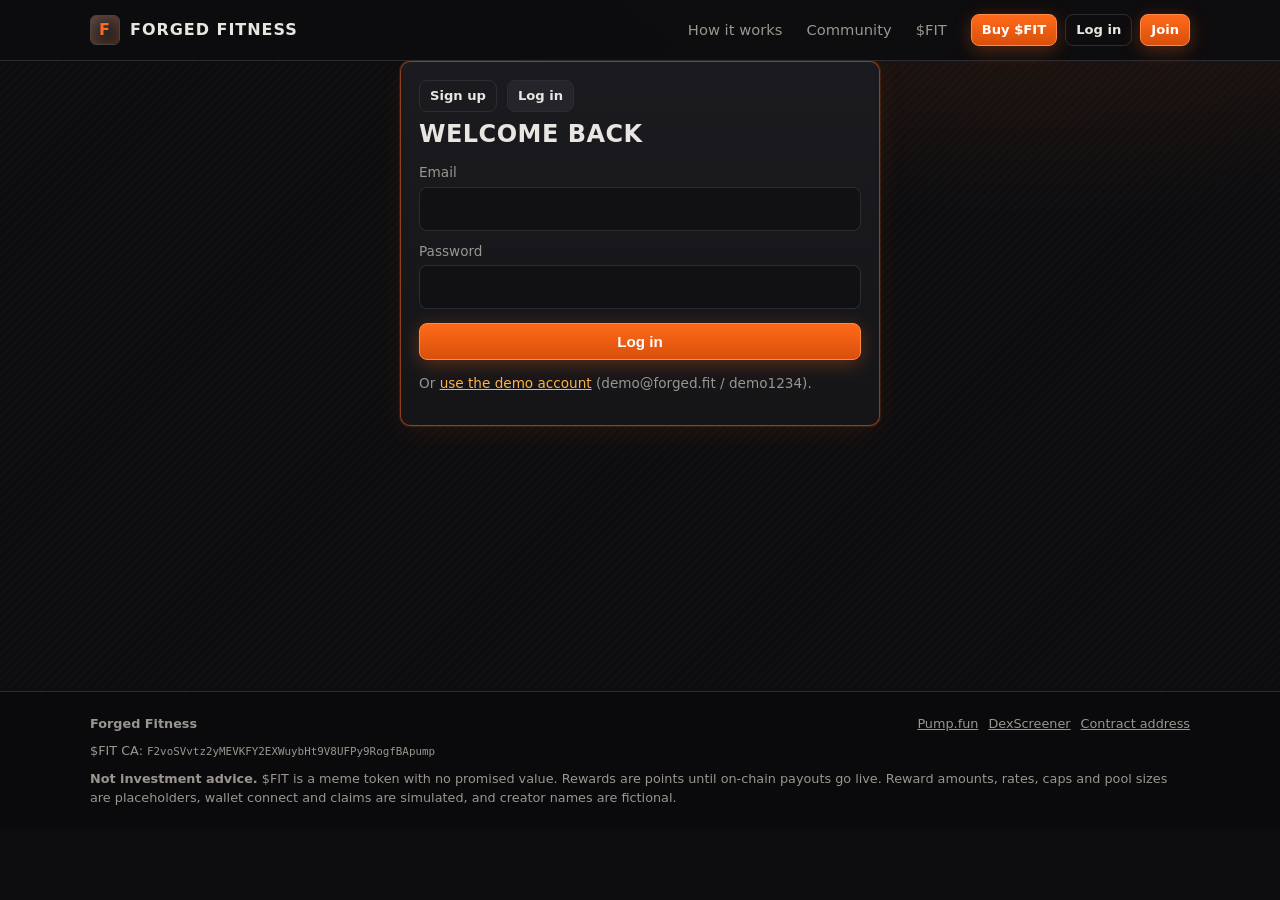
<file: sessions.html>
<!doctype html><html lang="en"><head><meta charset="utf-8"><meta name="viewport" content="width=device-width,initial-scale=1">
<title>Live sessions | Forged Fitness</title><link rel="icon" href="favicon.svg"><link rel="stylesheet" href="css/style.css"></head>
<body>
<main class="wrap">
  <div id="listView">
    <h1>Live sessions <span class="tag info">premium earn tier</span></h1>
    <p class="muted">Train live with creators. With a bound device streaming movement, live minutes earn <b id="rate"></b> points/min (vs ~1/min walking). Random check-ins gate larger payouts; rewards pause if your movement signal goes quiet for <b id="quiet"></b>s.</p>
    <h2>🔴 Live now</h2><div class="grid g2" id="live"></div>
    <h2 style="margin-top:24px">Upcoming</h2><div class="grid g2" id="upcoming"></div>
  </div>

  <div id="sessView" class="hidden">
    <div class="row"><button class="btn sm ghost" id="back">← Sessions</button><h2 id="sTitle" style="margin:0"></h2><span class="tag live">LIVE</span><span class="spacer"></span><button class="btn danger" id="end">End &amp; bank rewards</button></div>
    <div class="grid g2" style="margin-top:14px;grid-template-columns:1.4fr 1fr">
      <div>
        <div class="video" id="video"><span class="tag live rec">● REC</span><div style="text-align:center"><div style="font-size:3rem">🎥</div><div id="sHost"></div><div class="small">creator stream <span class="placeholder">video placeholder</span></div></div>
          <div class="paused-overlay hidden" id="pausedOv"><div><div class="tag warn">REWARDS PAUSED</div><h2>No movement signal</h2><p class="small muted" id="pausedWhy">Nothing from your device for 60s.</p><button class="btn primary" id="resume">Resume, I'm moving</button></div></div>
        </div>
        <div class="grid g4" style="margin-top:12px">
          <div class="card stat"><div class="l">Active time</div><div class="v" id="sTime">0:00</div></div>
          <div class="card stat"><div class="l">Points</div><div class="v ember" id="sPts">0</div><div class="small muted" id="sRate"></div></div>
          <div class="card stat"><div class="l">Est. FIT</div><div class="v" id="sForge">0</div><div class="small muted" id="sMath"></div></div>
          <div class="card stat"><div class="l">Check-ins</div><div class="v" id="sCk">0/0</div><div class="small muted" id="sNext"></div></div>
        </div>
      </div>
      <div>
        <div class="card"><div class="row"><h3>Movement stream</h3><span class="spacer"></span><span id="earnState"></span></div>
          <div class="small mono" id="stream" style="height:120px;overflow:hidden;color:var(--muted)"></div>
          <div class="small" id="quietLine"></div>
          <div class="row" style="margin-top:8px"><button class="btn sm" id="quietBtn">Simulate going quiet</button><button class="btn sm" id="botBtn">Simulate bot (flat signal)</button></div>
        </div>
        <div class="card" style="margin-top:12px"><h3>Session chat</h3><div id="chat" class="small" style="height:150px;overflow:hidden"></div></div>
      </div>
    </div>
  </div>
</main>
<script src="js/store.js"></script><script src="js/mock.js"></script><script src="js/app.js"></script>
<script>
const C = FF_CONFIG; let SESS = MOCK.sessions(); let S = null;
UI.boot({ auth: true }).then(u => { if (!u) return; UI.$('#rate').textContent = C.LIVE_POINTS_PER_MIN; UI.$('#quiet').textContent = C.QUIET_TIMEOUT_S; list();
  UI.$('#back').onclick = () => { if (!S || confirm('Leave without banking rewards?')) stop(false); };
  UI.$('#end').onclick = () => stop(true);
  UI.$('#resume').onclick = () => { if (!S) return; S.moving = true; S.bot = false; S.hrs = []; S.lastSignal = Date.now() - 1; signal(); S.paused = false; UI.$('#quietBtn').textContent = 'Simulate going quiet'; draw(); UI.toast('Movement signal back. Earning resumed.'); };
  UI.$('#quietBtn').onclick = () => { S.moving = !S.moving; UI.$('#quietBtn').textContent = S.moving ? 'Simulate going quiet' : 'Start moving again'; };
  UI.$('#botBtn').onclick = () => { S.bot = true; S.moving = true; UI.toast('Bot mode: device now emits a perfectly constant signal.'); };
});

function list() {
  const u = FF.me(), card = s => { const rs = u.rsvps.includes(s.id), mins = Math.round((s.start - Date.now()) / 60e3);
    return `<div class="card ${s.live ? 'hot' : ''}"><div class="row">${s.live ? '<span class="tag live">LIVE</span>' : `<span class="tag info">in ${mins >= 60 ? Math.round(mins / 60) + 'h' : mins + 'm'}</span>`}<span class="tag">${s.type}</span><span class="spacer"></span><span class="small muted">${UI.num(s.joined + (rs ? 1 : 0))} ${s.live ? 'in session' : 'going'}</span></div>
      <h3 style="margin-top:8px">${s.title}</h3><div class="small muted">Hosted by <b>${s.host}</b> <span class="placeholder">placeholder creator</span> · ${UI.time(s.start)} · ${s.mins} min</div>
      <div class="row" style="margin-top:10px">${s.live ? `<button class="btn primary" data-join="${s.id}">Join live</button>` : `<button class="btn ${rs ? '' : 'primary'}" data-rsvp="${s.id}">${rs ? '✓ RSVP’d · cancel' : 'RSVP'}</button>`}</div></div>`; };
  UI.$('#live').innerHTML = SESS.filter(s => s.live).map(card).join('');
  UI.$('#upcoming').innerHTML = SESS.filter(s => !s.live).map(card).join('');
  UI.$$('[data-rsvp]').forEach(b => b.onclick = () => { FF.tx(d => { const me = FF.me(d), i = me.rsvps.indexOf(b.dataset.rsvp); if (i >= 0) me.rsvps.splice(i, 1); else { me.rsvps.push(b.dataset.rsvp); FF.post(d, me.name, 'RSVP’d to ' + SESS.find(s => s.id === b.dataset.rsvp).title); } }); list(); });
  UI.$$('[data-join]').forEach(b => b.onclick = () => start(SESS.find(s => s.id === b.dataset.join)));
}

function start(sess) {
  const u = FF.me();
  S = { sess, device: false, deviceLabel: null, active: 0, points: 0, steps: 0, paused: false, moving: true, bot: false, flagged: null,
    lastSignal: Date.now(), hr: 128, hrs: [], passed: 0, missed: 0, inCheckin: false, nextCk: Date.now() + (20 + Math.random() * 25) * 1000, t0: Date.now() };
  UI.$('#listView').classList.add('hidden'); UI.$('#sessView').classList.remove('hidden');
  UI.$('#sTitle').textContent = sess.title; UI.$('#sHost').textContent = sess.host + ' · ' + sess.type;
  UI.$('#stream').innerHTML = ''; UI.$('#chat').innerHTML = '';
  if (!S.device) UI.toast('No bound device: earning at the standard (unverified) live rate. Connect a device for the premium tier.', 5000);
  S.iv = setInterval(tick, 1000); S.chatIv = setInterval(chat, 3500); draw();
}
function signal() {
  if (!S.device) return;
  if (S.bot) S.hr = 140; else S.hr = Math.max(95, Math.min(178, S.hr + (Math.random() * 8 - 4)));
  const cad = S.sess.type === 'Gym' ? Math.round(20 + Math.random() * 25) : Math.round(150 + Math.random() * 25);
  S.cad = cad; S.hrs.push(S.hr); if (S.hrs.length > 20) S.hrs.shift(); S.lastSignal = Date.now();
  const el = UI.$('#stream'); el.insertAdjacentHTML('afterbegin', `<div>${new Date().toLocaleTimeString()} · ${S.deviceLabel} · HR ${Math.round(S.hr)} bpm · ${cad} steps/min</div>`); while (el.children.length > 7) el.lastChild.remove();
}
function tick() {
  const now = Date.now();
  if (S.device && S.moving) signal();
  // bot heuristic: real heart rate is never perfectly flat
  if (S.device && S.hrs.length >= 15 && !S.flagged) { const m = S.hrs.reduce((a, b) => a + b) / S.hrs.length, sd = Math.sqrt(S.hrs.reduce((a, b) => a + (b - m) ** 2, 0) / S.hrs.length);
    if (sd < 0.5) { S.flagged = 'Movement signal too uniform (HR std-dev ' + sd.toFixed(2) + '). Looks scripted.'; S.paused = true; UI.toast('⚠ Session flagged: ' + S.flagged, 5000); } }
  const quiet = (now - S.lastSignal) / 1000;
  if (S.device && quiet >= C.QUIET_TIMEOUT_S && !S.paused) { S.paused = true; UI.toast('Rewards paused: no movement signal for ' + C.QUIET_TIMEOUT_S + 's.'); }
  if (!S.paused && !S.inCheckin) {
    const rate = S.device ? C.LIVE_POINTS_PER_MIN : C.LIVE_UNVERIFIED_POINTS_PER_MIN;
    S.active++; S.points += rate / 60; S.steps += (S.cad || 0) / 60;
  }
  if (!S.inCheckin && !S.paused && now >= S.nextCk) runCheckin();
  draw();
}
async function runCheckin() {
  S.inCheckin = true;
  const r = await UI.checkin({ context: `${S.sess.title}: larger live payouts need passed check-ins` });
  if (!S) return;
  S.inCheckin = false; r.passed ? S.passed++ : S.missed++;
  FF.updateMe(u => FF.recordCheckin(u, { ...r, context: 'live:' + S.sess.id }));
  UI.toast(r.passed ? `✅ Check-in passed (${r.reactionMs} ms)` : `✖ Check-in failed: ${r.reason}`);
  S.nextCk = Date.now() + (30 + Math.random() * 30) * 1000; draw();
}
function chat() { const el = UI.$('#chat'), who = MOCK.athletes[Math.floor(Math.random() * MOCK.athletes.length)][0];
  el.insertAdjacentHTML('afterbegin', `<div><b>${who}</b>: ${MOCK.chat[Math.floor(Math.random() * MOCK.chat.length)]}</div>`); while (el.children.length > 8) el.lastChild.remove(); }
function checkinOK() { const n = S.passed + S.missed; return S.passed >= 1 && S.passed / n >= 0.75; }
function draw() {
  if (!S) return; const u = FF.me();
  const mm = Math.floor(S.active / 60), ss = String(S.active % 60).padStart(2, '0');
  UI.$('#sTime').textContent = `${mm}:${ss}`; UI.$('#sPts').textContent = UI.num(S.points, 1);
  UI.$('#sRate').textContent = S.device ? `${C.LIVE_POINTS_PER_MIN}/min · premium` : `${C.LIVE_UNVERIFIED_POINTS_PER_MIN}/min · no device`;
  const mult = FF.streakMultiplier(FF.streak(u)), f = FF.proRataFactor(), capLeft = Math.max(0, C.DAILY_CAP - FF.earnedOn(u, FF.dayKey()));
  const est = Math.min(S.points * mult * f, capLeft);
  UI.$('#sForge').textContent = UI.num(est, 2); UI.$('#sMath').textContent = `×${mult.toFixed(2)} streak · ×${f.toFixed(2)} pool · cap left ${UI.num(capLeft)}`;
  UI.$('#sCk').textContent = `${S.passed}/${S.passed + S.missed}`;
  UI.$('#sNext').textContent = S.inCheckin ? 'check-in open!' : S.paused ? 'paused' : `next ~${Math.max(0, Math.round((S.nextCk - Date.now()) / 1000))}s (random)`;
  const quiet = Math.round((Date.now() - S.lastSignal) / 1000);
  UI.$('#earnState').innerHTML = S.flagged ? '<span class="tag bad">flagged</span>' : S.paused ? '<span class="tag warn">paused</span>' : S.device ? '<span class="tag ok">earning</span>' : '<span class="tag warn">unverified</span>';
  UI.$('#quietLine').innerHTML = !S.device ? '<span style="color:var(--warn)">No device stream. <a href="devices.html">connect a device</a> for the premium tier.</span>'
    : S.moving ? `Signal OK · last ${quiet}s ago` : `<span style="color:var(--warn)">No signal for ${quiet}s. Pauses at ${C.QUIET_TIMEOUT_S}s</span>`;
  UI.$('#pausedOv').classList.toggle('hidden', !S.paused);
  UI.$('#pausedWhy').textContent = S.flagged ? S.flagged + '. Resuming clears bot mode; the session stays flagged for review.' : `Nothing from your device for ${C.QUIET_TIMEOUT_S}s. Rewards resume when movement does.`;
}
function stop(bank) {
  if (!S) return; clearInterval(S.iv); clearInterval(S.chatIv);
  if (bank && S.active > 0) {
    const s = S, mins = Math.round(s.active / 60 * 10) / 10;
    const e = FF.tx(d => { const u = FF.me(d);
      const act = FF.addActivity(u, { source: 'live', steps: s.steps, minutes: mins, note: s.sess.title });
      const reasons = []; if (s.flagged) reasons.push(s.flagged);
      const e = FF.earn(u, { points: s.points, source: s.device ? 'Live session (premium)' : 'Live session (no device)', verified: s.device && !s.flagged, checkinPassed: checkinOK(), strictCheckin: true, note: `${s.sess.title} · ${mins} active min · check-ins ${s.passed}/${s.passed + s.missed}`, ref: act.id, blocked: !!s.flagged, reasons });
      FF.post(d, u.name, `finished “${s.sess.title}” live (${mins} min)`); return e; });
    UI.toast(`Banked ${UI.num(e.amount, 2)} FIT → ${e.status}${e.reasons.length ? ': ' + UI.esc(e.reasons[0]) : ''}`, 6000);
  }
  S = null; UI.$('#sessView').classList.add('hidden'); UI.$('#listView').classList.remove('hidden'); list();
}
</script>
<script data-goatcounter="https://forgedfitness.goatcounter.com/count" async src="//gc.zgo.at/count.js"></script>
</body></html>
</file>
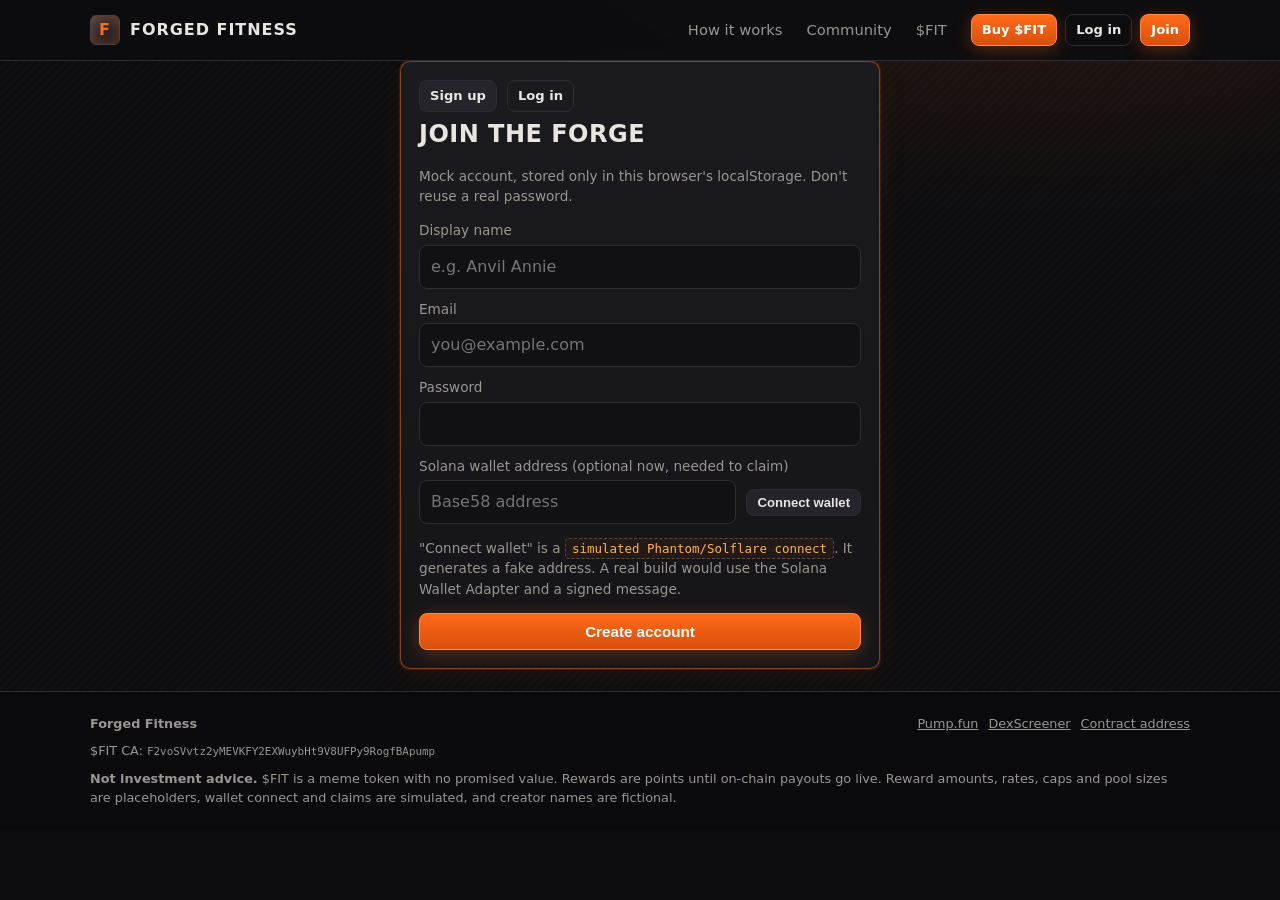
<file: signup.html>
<!doctype html><html lang="en"><head><meta charset="utf-8"><meta name="viewport" content="width=device-width,initial-scale=1">
<title>Join | Forged Fitness</title><link rel="icon" href="favicon.svg"><link rel="stylesheet" href="css/style.css"></head>
<body>
<main class="wrap" style="max-width:520px">
  <div class="card hot">
    <div class="row"><a href="#" id="tabSignup" class="btn sm">Sign up</a><a href="#" id="tabLogin" class="btn sm ghost">Log in</a></div>
    <form id="signupForm">
      <h2>Join the Forge</h2>
      <p class="muted small">Mock account, stored only in this browser's localStorage. Don't reuse a real password.</p>
      <label>Display name</label><input name="name" required placeholder="e.g. Anvil Annie">
      <label>Email</label><input name="email" type="email" required placeholder="you@example.com">
      <label>Password</label><input name="password" type="password" required minlength="6">
      <label>Solana wallet address <span class="muted">(optional now, needed to claim)</span></label>
      <div class="row"><input name="wallet" id="wallet" placeholder="Base58 address" style="flex:1"><button type="button" class="btn sm" id="connect">Connect wallet</button></div>
      <p class="small muted">"Connect wallet" is a <span class="placeholder">simulated Phantom/Solflare connect</span>. It generates a fake address. A real build would use the Solana Wallet Adapter and a signed message.</p>
      <p class="small" id="err" style="color:var(--bad)"></p>
      <button class="btn primary" style="width:100%">Create account</button>
    </form>
    <form id="loginForm" class="hidden">
      <h2>Welcome back</h2>
      <label>Email</label><input name="email" type="email" required>
      <label>Password</label><input name="password" type="password" required>
      <p class="small" id="err2" style="color:var(--bad)"></p>
      <button class="btn primary" style="width:100%">Log in</button>
      <p class="small muted">Or <a href="dashboard.html?demo=1">use the demo account</a> (demo@forged.fit / demo1234).</p>
    </form>
  </div>
</main>
<script src="js/store.js"></script><script src="js/mock.js"></script><script src="js/app.js"></script>
<script>
UI.boot().then(() => {
  const qs = new URLSearchParams(location.search), next = qs.get('next') || 'dashboard.html';
  const show = login => { UI.$('#signupForm').classList.toggle('hidden', login); UI.$('#loginForm').classList.toggle('hidden', !login);
    UI.$('#tabSignup').className = 'btn sm' + (login ? ' ghost' : ''); UI.$('#tabLogin').className = 'btn sm' + (login ? '' : ' ghost'); };
  show(qs.get('mode') === 'login');
  UI.$('#tabSignup').onclick = e => { e.preventDefault(); show(false); };
  UI.$('#tabLogin').onclick = e => { e.preventDefault(); show(true); };
  UI.$('#connect').onclick = () => { const a = '123456789ABCDEFGHJKLMNPQRSTUVWXYZabcdefghijkmnopqrstuvwxyz'; let s = ''; for (let i = 0; i < 44; i++) s += a[Math.floor(Math.random() * a.length)]; UI.$('#wallet').value = s; UI.toast('Simulated wallet connected. No real wallet was touched.'); };
  UI.$('#signupForm').onsubmit = async e => { e.preventDefault(); const f = Object.fromEntries(new FormData(e.target));
    try { await FF.signup(f); location.href = 'dashboard.html'; } catch (er) { UI.$('#err').textContent = er.message; } };
  UI.$('#loginForm').onsubmit = async e => { e.preventDefault(); const f = Object.fromEntries(new FormData(e.target));
    try { await FF.login(f.email, f.password); location.href = next; } catch (er) { UI.$('#err2').textContent = er.message; } };
});
</script>
<script data-goatcounter="https://forgedfitness.goatcounter.com/count" async src="//gc.zgo.at/count.js"></script>
</body></html>
</file>
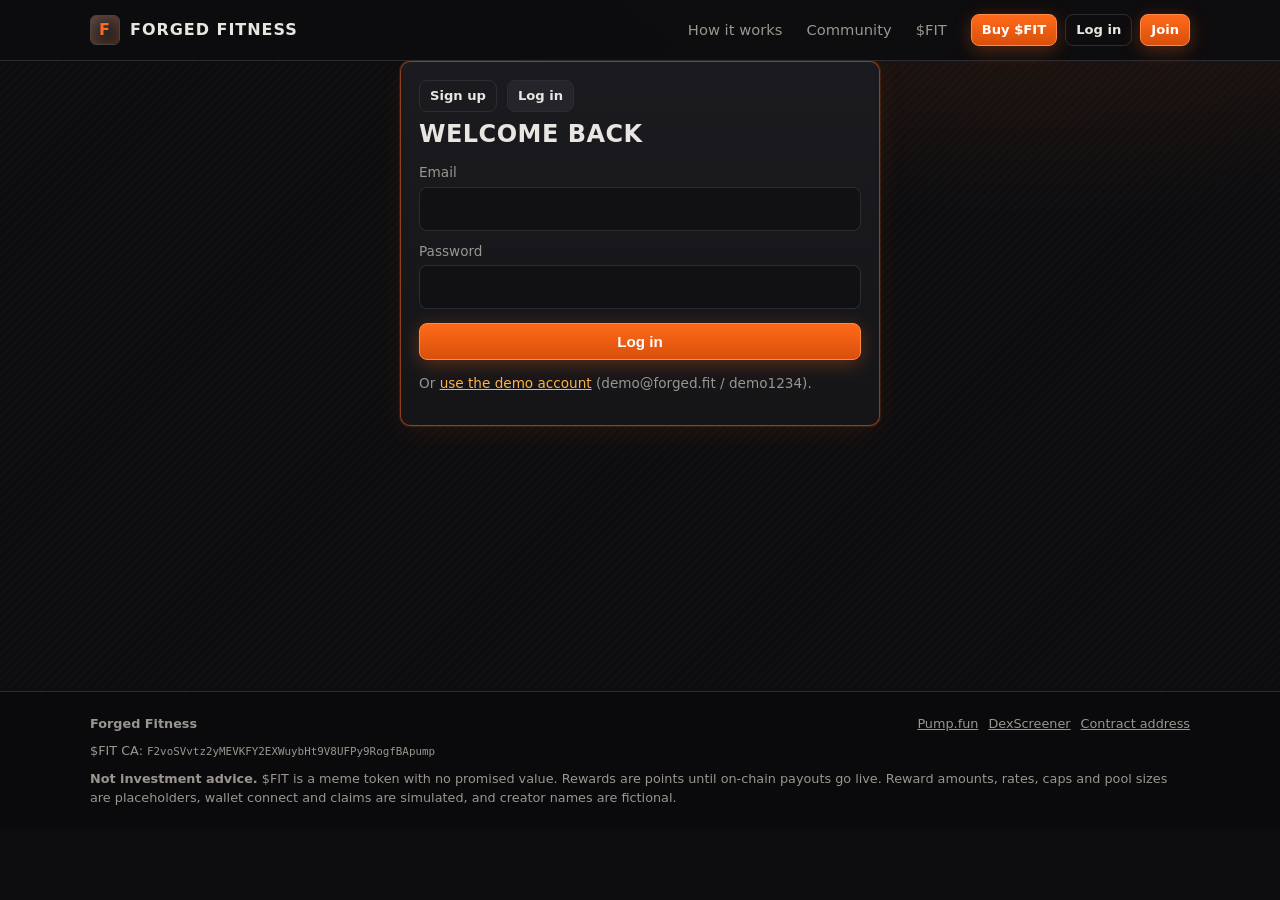
<file: upload.html>
<!doctype html><html lang="en"><head><meta charset="utf-8"><meta name="viewport" content="width=device-width,initial-scale=1">
<title>Upload activity | Forged Fitness</title><link rel="icon" href="favicon.svg"><link rel="stylesheet" href="css/style.css"></head>
<body>
<main class="wrap">
  <h1>Upload an activity screenshot</h1>
  <p class="muted">Screenshot from your treadmill, watch app or health app. Checks run in your browser; a real backend re-runs them server-side. Test files are in <code>samples/</code>.</p>
  <div class="grid g2">
    <form class="card" id="form">
      <label>Activity type</label><select name="type"><option>Walk</option><option>Run</option><option>Treadmill</option><option>Gym session</option><option>Hike</option></select>
      <div class="grid g2"><div><label>Activity start</label><input type="datetime-local" name="start" required></div><div><label>Activity end</label><input type="datetime-local" name="end" required></div></div>
      <label>Steps shown in screenshot</label><input type="number" name="steps" min="1" required placeholder="e.g. 8412">
      <label>Screenshot (JPEG / PNG)</label><input type="file" name="file" accept="image/*" required>
      <img id="preview" style="max-width:100%;max-height:220px;margin-top:10px;border-radius:8px;display:none">
      <div style="margin-top:14px"><button class="btn primary">Run checks &amp; submit</button></div>
      <p class="small muted">Tip: <code>samples/good-exif-2026-10-17-0820.jpg</code> was "captured" 2026-10-17 08:20 CT. Set the window to 07:00–08:15 that day to see it verify.</p>
    </form>
    <div class="card" id="result"><h3>Verification result</h3><p class="muted">Submit a screenshot to see the checks.</p></div>
  </div>
  <div class="card" style="margin-top:16px"><h3>Your uploads</h3>
    <div class="table-scroll"><table><thead><tr><th>When</th><th>File</th><th>Claimed</th><th>Status</th><th>Reward</th><th></th></tr></thead><tbody id="hist"></tbody></table></div>
    <p class="small muted">"Mock reviewer" buttons stand in for a human moderation queue.</p>
  </div>
</main>
<script src="js/store.js"></script><script src="js/mock.js"></script><script src="js/app.js"></script><script src="js/exif.js"></script>
<script>
const C = FF_CONFIG;
const EDITORS = /photoshop|gimp|snapseed|picsart|lightroom|canva|pixelmator|facetune|affinity|paint\.net|photopea|meitu/i;
UI.boot({ auth: true }).then(u => { if (!u) return;
  const f = UI.$('#form'); const pad = n => String(n).padStart(2, '0');
  const local = t => { const d = new Date(t); return `${d.getFullYear()}-${pad(d.getMonth() + 1)}-${pad(d.getDate())}T${pad(d.getHours())}:${pad(d.getMinutes())}`; };
  f.start.value = local(Date.now() - 90 * 60e3); f.end.value = local(Date.now() - 30 * 60e3);
  f.file.onchange = () => { const file = f.file.files[0]; const p = UI.$('#preview'); if (file) { p.src = URL.createObjectURL(file); p.style.display = 'block'; } };
  f.onsubmit = async e => { e.preventDefault(); try { await submit(f); } catch (er) { UI.toast(er.message); } };
  hist();
});

async function submit(f) {
  const file = f.file.files[0]; if (!file) throw new Error('Pick a file.');
  const start = new Date(f.start.value).getTime(), end = new Date(f.end.value).getTime(), steps = Math.round(+f.steps.value);
  const buf = await file.arrayBuffer();
  const hash = await FF.sha256Hex(buf);
  const meta = FFExif.read(buf);
  const cap = FFExif.captureTime(meta.tags);
  const checks = []; // {level: ok|warn|bad, text}
  const add = (level, text) => checks.push({ level, text });
  const d = FF.load(), u = FF.me(d), now = Date.now();

  // 1. claimed window sanity
  if (!(end > start)) add('bad', 'Activity end is before start.');
  else if (end > now + 5 * 60e3) add('bad', 'Activity window is in the future.');
  else add('ok', `Claimed window ${UI.time(start)} – ${UI.time(end)} (${Math.round((end - start) / 60e3)} min)`);
  // 2. step-rate plausibility
  const mins = Math.max(1, (end - start) / 60e3), spm = steps / mins;
  if (spm > C.MAX_STEPS_PER_MIN) add('bad', `Impossible step rate: ${Math.round(spm)} steps/min (limit ${C.MAX_STEPS_PER_MIN}).`);
  else add('ok', `Step rate ${Math.round(spm)} steps/min is plausible.`);
  // 3. duplicate detection (SHA-256 vs. every upload on this "server")
  const prior = d.hashes[hash];
  if (prior) add('bad', `Duplicate file: identical SHA-256 already uploaded ${prior.email === u.email ? 'by you' : 'by another account'} on ${UI.time(prior.ts)}.`);
  else add('ok', `New file · SHA-256 ${hash.slice(0, 16)}…`);
  // 4. metadata present?
  const hasMeta = Object.keys(meta.tags).length > 0;
  if (!hasMeta) add('warn', `No capture metadata found in ${meta.format.toUpperCase()} (stripped, re-saved, or a screenshot format without EXIF). Sent to manual review. ${meta.notes.join('; ')}`);
  else add('ok', `Metadata found: ${Object.keys(meta.tags).join(', ')}`);
  // 5. capture timestamp vs. claimed window
  if (cap.date) {
    const ct = cap.date.getTime();
    if (ct > now + 5 * 60e3) add('bad', `Capture time ${UI.time(ct)} is in the future (clock tampering?).`);
    else if (ct < start - 15 * 60e3) add('bad', `Captured ${UI.time(ct)}, before the activity started. Old screenshot?`);
    else if (ct > end + C.SCREENSHOT_GRACE_H * 3600e3) add('bad', `Captured ${UI.time(ct)}, more than ${C.SCREENSHOT_GRACE_H}h after the activity ended.`);
    else add('ok', `Capture time ${UI.time(ct)} (${cap.field}) fits the claimed window.`);
  } else if (hasMeta) add('warn', 'Metadata has no capture timestamp.');
  // 6. editing software / modify-date drift
  if (meta.tags.Software && EDITORS.test(meta.tags.Software)) add('bad', `Edited with image software: "${meta.tags.Software}".`);
  else if (meta.tags.Software) add('ok', `Software tag: ${meta.tags.Software}`);
  if (meta.tags.DateTimeOriginal && meta.tags.DateTime && meta.tags.DateTime !== meta.tags.DateTimeOriginal) {
    const drift = Math.abs(FFExif.toDate(meta.tags.DateTime) - FFExif.toDate(meta.tags.DateTimeOriginal)) / 1000;
    if (drift > 60) add('warn', `File was modified ${Math.round(drift / 60)} min after capture.`);
  }
  // 7. weak signal: file lastModified (never trusted alone)
  add(hasMeta ? 'ok' : 'warn', `Browser-reported lastModified ${UI.time(file.lastModified)} (weak signal, easily spoofed).`);
  // 8. rate limit
  const todayCount = u.uploads.filter(x => x.ts > now - 864e5).length;
  if (todayCount >= C.UPLOADS_PER_DAY) add('warn', `Upload rate limit: ${C.UPLOADS_PER_DAY}/day reached. Queued for review.`);

  const status = checks.some(c => c.level === 'bad') ? 'flagged' : checks.some(c => c.level === 'warn') ? 'pending review' : 'verified';
  const result = FF.tx(d => {
    const u = FF.me(d);
    const act = FF.addActivity(u, { ts: end, source: 'screenshot', steps: status === 'flagged' ? 0 : steps, minutes: Math.round(mins), note: `${f.type.value} screenshot` });
    const e = FF.earn(u, { ts: Math.min(end, Date.now()), points: steps / 100 * C.POINTS_PER_100_STEPS, source: 'Screenshot upload', verified: status === 'verified', note: `${f.type.value}: ${steps.toLocaleString()} steps`,
      blocked: status === 'flagged', reasons: checks.filter(c => c.level === 'bad').map(c => c.text), ref: act.id });
    const up = { id: FF.rid(), ts: Date.now(), name: file.name, size: file.size, hash, format: meta.format, tags: meta.tags, start, end, steps, status, checks, ledgerId: e.id };
    u.uploads.push(up);
    if (!prior) d.hashes[hash] = { email: u.email, ts: Date.now(), uploadId: up.id };
    if (status === 'verified') FF.post(d, u.name, `uploaded a verified ${f.type.value.toLowerCase()} screenshot ✅`);
    return { up, e };
  });
  showResult(result.up, result.e); hist();
}

function showResult(up, e) {
  UI.$('#result').innerHTML = `<h3>Verification result</h3><div class="row">${UI.statusTag(up.status)}<span class="small muted mono">${UI.esc(up.name)} · ${UI.num(up.size / 1024, 1)} KB · ${up.format}</span></div>
    <ul class="reasons">${up.checks.map(c => `<li class="${c.level}">${c.level === 'ok' ? '✔' : c.level === 'warn' ? '⚠' : '✖'} ${UI.esc(c.text)}</li>`).join('')}</ul>
    <p class="small">Reward entry: <b>${UI.num(e.amount, 2)} FIT</b> → ${UI.statusTag(e.status)} ${(e.reasons || []).map(r => `<div class="small muted">• ${UI.esc(r)}</div>`).join('')}</p>`;
}

function hist() {
  const u = FF.me();
  UI.$('#hist').innerHTML = u.uploads.slice().reverse().map(up => { const e = u.ledger.find(x => x.id === up.ledgerId) || {};
    return `<tr><td class="small">${UI.time(up.ts)}</td><td class="small mono">${UI.esc(up.name)}</td><td class="small">${UI.num(up.steps)} steps</td><td>${UI.statusTag(up.status)}</td><td class="small">${UI.num(e.amount, 2)} · ${e.status || ''}</td>
    <td>${up.status === 'pending review' ? `<button class="btn sm" data-a="${up.id}">Mock reviewer: approve</button> <button class="btn sm danger" data-r="${up.id}">reject</button>` : `<button class="btn sm ghost" data-v="${up.id}">details</button>`}</td></tr>`; }).join('') || '<tr><td colspan="6" class="muted">No uploads yet.</td></tr>';
  UI.$$('[data-a],[data-r]').forEach(b => b.onclick = () => { const approve = !!b.dataset.a, id = b.dataset.a || b.dataset.r;
    FF.tx(d => { const u = FF.me(d), up = u.uploads.find(x => x.id === id), e = u.ledger.find(x => x.id === up.ledgerId);
      up.status = approve ? 'verified' : 'flagged'; up.checks.push({ level: approve ? 'ok' : 'bad', text: `Mock reviewer ${approve ? 'approved' : 'rejected'} at ${UI.time(Date.now())}` });
      if (approve) { e.verified = true; } else { e.blocked = true; e.flagReasons = ['Rejected by reviewer']; }
      FF.evaluate(u, e); }); hist(); UI.toast(approve ? 'Approved (mock)' : 'Rejected (mock)'); });
  UI.$$('[data-v]').forEach(b => b.onclick = () => { const u = FF.me(), up = u.uploads.find(x => x.id === b.dataset.v); showResult(up, u.ledger.find(x => x.id === up.ledgerId) || {}); scrollTo(0, 0); });
}
</script>
<script data-goatcounter="https://forgedfitness.goatcounter.com/count" async src="//gc.zgo.at/count.js"></script>
</body></html>
</file>
<file: css/style.css>
/* Forged Fitness: rough draft theme: dark iron + ember orange */
:root{
  --bg:#0d0d0f; --bg2:#151518; --panel:#1b1b1f; --line:#2c2c33; --steel:#8a8f98;
  --text:#e9e6e1; --muted:#9a968f; --ember:#ff6a1a; --ember2:#ffb347; --ok:#3ecf8e; --warn:#f5c04a; --bad:#ff4d5e;
  --radius:10px; --font: "Inter", system-ui, -apple-system, Segoe UI, Roboto, sans-serif;
}
*{box-sizing:border-box}
html,body{margin:0;background:var(--bg);color:var(--text);font-family:var(--font);line-height:1.5}
body{background:radial-gradient(1200px 500px at 80% -10%, rgba(255,106,26,.12), transparent 60%),
  repeating-linear-gradient(135deg, rgba(255,255,255,.012) 0 2px, transparent 2px 6px), var(--bg)}
a{color:var(--ember2)} a:hover{color:var(--ember)}
h1,h2,h3{font-family:"Oswald","Impact","Arial Narrow",var(--font);letter-spacing:.02em;text-transform:uppercase;margin:.2em 0 .4em}
h1{font-size:2.6rem} h2{font-size:1.5rem} h3{font-size:1.1rem}
.wrap{max-width:1140px;margin:0 auto;padding:0 20px}
/* nav */
.nav{position:sticky;top:0;z-index:20;background:rgba(13,13,15,.92);backdrop-filter:blur(6px);border-bottom:1px solid var(--line)}
.nav .wrap{display:flex;align-items:center;gap:14px;min-height:60px;flex-wrap:wrap}
.nav .acct{display:flex;align-items:center;gap:8px}
.brand{display:flex;align-items:center;gap:10px;font-weight:800;text-decoration:none;color:var(--text);font-family:"Oswald","Impact",var(--font);text-transform:uppercase;letter-spacing:.06em}
.brand .anvil{width:30px;height:30px;border-radius:6px;background:linear-gradient(145deg,#3a3a42,#16161a);border:1px solid #444;display:grid;place-items:center;box-shadow:0 0 14px rgba(255,106,26,.35) inset}
.brand .anvil:after{content:"F";color:var(--ember);font-weight:900}
.nav .links{display:flex;gap:4px;flex-wrap:wrap;margin-left:auto}
.nav .links a{color:var(--muted);text-decoration:none;padding:6px 10px;border-radius:6px;font-size:.92rem}
.nav .links a.active,.nav .links a:hover{color:var(--text);background:var(--panel)}
.nav .who{font-size:.85rem;color:var(--muted)}
/* layout */
main{padding:28px 0 40px;min-height:70vh}
.grid{display:grid;gap:16px}
.grid > *{min-width:0}
.g2{grid-template-columns:repeat(2,1fr)} .g3{grid-template-columns:repeat(3,1fr)} .g4{grid-template-columns:repeat(4,1fr)}
@media (max-width:860px){.g2,.g3,.g4{grid-template-columns:1fr}}
.card{background:linear-gradient(180deg,var(--panel),var(--bg2));border:1px solid var(--line);border-radius:var(--radius);padding:18px;position:relative}
.card.hot{border-color:rgba(255,106,26,.5);box-shadow:0 0 0 1px rgba(255,106,26,.15),0 8px 30px rgba(255,106,26,.08)}
.stat .v{font-size:2rem;font-weight:800;font-family:"Oswald","Impact",var(--font)}
.stat .l{color:var(--muted);font-size:.85rem;text-transform:uppercase;letter-spacing:.06em}
.muted{color:var(--muted)} .small{font-size:.85rem} .ember{color:var(--ember)}
.row{display:flex;gap:10px;align-items:center;flex-wrap:wrap}
.spacer{flex:1}
/* buttons + forms */
.btn{display:inline-block;border:1px solid var(--line);background:#24242a;color:var(--text);padding:9px 16px;border-radius:8px;cursor:pointer;font-weight:600;text-decoration:none;font-size:.95rem}
.btn:hover{border-color:var(--steel)}
.btn.primary{background:linear-gradient(180deg,var(--ember),#d94f0b);border-color:#ff8a45;color:#fff;box-shadow:0 4px 18px rgba(255,106,26,.3)}
.btn.primary:hover{filter:brightness(1.1)}
.btn.ghost{background:transparent}
.btn.danger{border-color:#7a2630;color:#ff8a95}
.btn:disabled{opacity:.45;cursor:not-allowed}
.btn.sm{padding:5px 10px;font-size:.82rem}
label{display:block;font-size:.85rem;color:var(--muted);margin:10px 0 4px}
input,select,textarea{width:100%;background:#111114;border:1px solid var(--line);color:var(--text);border-radius:8px;padding:9px 11px;font:inherit}
input:focus,select:focus{outline:none;border-color:var(--ember)}
/* tags/status */
.tag{display:inline-block;padding:2px 9px;border-radius:999px;font-size:.75rem;font-weight:700;letter-spacing:.04em;text-transform:uppercase;border:1px solid}
.tag.ok{color:var(--ok);border-color:rgba(62,207,142,.4);background:rgba(62,207,142,.08)}
.tag.warn{color:var(--warn);border-color:rgba(245,192,74,.4);background:rgba(245,192,74,.08)}
.tag.bad{color:var(--bad);border-color:rgba(255,77,94,.4);background:rgba(255,77,94,.08)}
.tag.live{color:#fff;background:var(--bad);border-color:var(--bad);animation:pulse 1.4s infinite}
.tag.info{color:var(--ember2);border-color:rgba(255,179,71,.4)}
@keyframes pulse{50%{opacity:.6}}
.placeholder{border:1px dashed #5a4a3a;color:var(--ember2);background:rgba(255,106,26,.05);padding:2px 6px;border-radius:4px;font-size:.78rem;font-family:ui-monospace,monospace}
/* tables / lists */
table{width:100%;border-collapse:collapse;font-size:.92rem}
th,td{text-align:left;padding:8px 6px;border-bottom:1px solid var(--line);vertical-align:top}
th{color:var(--muted);font-weight:600;font-size:.78rem;text-transform:uppercase;letter-spacing:.05em}
.feed{list-style:none;margin:0;padding:0}
.feed li{display:flex;gap:10px;padding:10px 0;border-bottom:1px solid var(--line)}
.avatar{width:34px;height:34px;flex:none;border-radius:50%;display:grid;place-items:center;font-weight:800;background:#2a2a31;color:var(--ember2);border:1px solid #3a3a42}
.bar{height:10px;background:#111114;border:1px solid var(--line);border-radius:999px;overflow:hidden}
.bar > i{display:block;height:100%;background:linear-gradient(90deg,#b8400a,var(--ember),var(--ember2));border-radius:999px;transition:width .4s}
.bar.ok > i{background:linear-gradient(90deg,#1f8a5c,var(--ok))}
/* hero (landing) */
.hero-bg{position:relative;overflow:hidden;min-height:min(78vh,680px);display:flex;align-items:center;
  background:#0a0a0c url("../media/forged_fitness_ad_fit_still.png") center 40%/cover no-repeat;border-bottom:1px solid var(--line)}
.hero-video{position:absolute;inset:0;width:100%;height:100%;object-fit:cover;object-position:center 50%;z-index:0}
.hero-overlay{position:absolute;inset:0;z-index:1;background:linear-gradient(90deg,rgba(8,8,10,.92) 0%,rgba(8,8,10,.78) 45%,rgba(8,8,10,.45) 100%),linear-gradient(0deg,rgba(13,13,15,1) 0%,rgba(13,13,15,0) 30%)}
.hero{position:relative;z-index:2;padding:70px 20px 60px;width:100%;display:grid;grid-template-columns:1fr auto;gap:40px;align-items:center}
.hero-frame{width:300px;aspect-ratio:464/688;border-radius:16px;overflow:hidden;border:1px solid rgba(255,106,26,.45);box-shadow:0 0 0 1px rgba(255,106,26,.15),0 20px 60px rgba(0,0,0,.6),0 0 60px rgba(255,106,26,.18);background:#0a0a0c url("../media/forged_fitness_ad_fit_still.png") center/cover}
.hero-frame-video{width:100%;height:100%;object-fit:cover;display:block}
@media (min-width:861px){.hero-video{filter:blur(6px) saturate(1.1);transform:scale(1.06)}}
@media (max-width:860px){.hero{grid-template-columns:1fr}.hero-frame{display:none}}
.hero-copy{max-width:640px}
.hero h1{font-size:3.8rem;line-height:1.02;margin-top:14px}
.hero h1 .ember{text-shadow:0 0 28px rgba(255,106,26,.55)}
.hero .tagline{font-family:"Oswald","Impact",var(--font);text-transform:uppercase;font-size:1.5rem;font-weight:800;letter-spacing:.02em;margin:0 0 14px}
.hero .lead{font-size:1.1rem;color:#d5d1ca;margin:0}
.btn.lg{padding:12px 22px;font-size:1rem}
@media (prefers-reduced-motion:reduce){.hero-video,.hero-frame-video{display:none}}
/* contract address block */
.ca-block{margin-top:-36px;z-index:3}
.ca-head{display:flex;gap:10px;align-items:center;flex-wrap:wrap;justify-content:space-between}
.ca-row{display:flex;gap:10px;align-items:center;margin:12px 0}
.ca{flex:1;min-width:0;background:#0b0b0d;border:1px solid var(--line);border-radius:8px;padding:10px 12px;font-size:.95rem;color:var(--ember2);overflow-wrap:anywhere;word-break:break-all;user-select:all}
.ca-links{margin-bottom:4px}
.disclaimer{margin:10px 0 0}
.ca-inline{overflow-wrap:anywhere;word-break:break-all}
.buy-nav{white-space:nowrap}
.ca-block-buy .ca-row{margin-bottom:12px}
.cta{margin-top:40px;text-align:center;padding:36px}
.ingot{display:none}
.steps{counter-reset:s}
.steps .card h3:before{counter-increment:s;content:counter(s);display:inline-grid;place-items:center;width:28px;height:28px;margin-right:8px;border-radius:50%;background:var(--ember);color:#000;font-size:.9rem}
/* footer */
footer{border-top:1px solid var(--line);padding:22px 0;color:var(--muted);font-size:.8rem;background:#0a0a0c}
footer p{margin:8px 0 0}
footer .foot-top a{color:var(--muted)} footer .foot-top a:hover{color:var(--ember2)}
/* modal */
.modal-bg{position:fixed;inset:0;background:rgba(0,0,0,.75);display:grid;place-items:center;z-index:100}
.modal{background:var(--panel);border:1px solid var(--ember);border-radius:14px;padding:24px;width:min(460px,92vw);text-align:center;position:relative;min-height:260px}
.countdown{font-size:2.6rem;font-weight:900;color:var(--ember);font-family:"Oswald","Impact",sans-serif}
.tap-target{position:absolute}
.video{aspect-ratio:16/9;border-radius:10px;background:linear-gradient(135deg,#1a1a1f,#2a1a12);border:1px solid var(--line);display:grid;place-items:center;color:var(--muted);position:relative;overflow:hidden}
.video .rec{position:absolute;top:10px;left:10px}
.hidden{display:none !important}
.toast{position:fixed;bottom:20px;right:20px;background:#222228;border:1px solid var(--ember);padding:10px 16px;border-radius:8px;z-index:200;max-width:360px}
.reasons{margin:8px 0 0;padding-left:18px;font-size:.88rem}
.reasons li.ok{color:var(--ok)} .reasons li.warn{color:var(--warn)} .reasons li.bad{color:var(--bad)}
code,.mono{font-family:ui-monospace,SFMono-Regular,Menlo,monospace;font-size:.85em}
.paused-overlay{position:absolute;inset:0;background:rgba(10,10,12,.82);display:grid;place-items:center;text-align:center;border-radius:10px}

/* tables scroll instead of overflowing */
.table-scroll{overflow-x:auto;-webkit-overflow-scrolling:touch}
/* mobile */
@media (max-width:640px){
  h1{font-size:2rem}
  .wrap{padding:0 14px}
  main{padding:20px 0 32px}
  .nav .wrap{gap:8px;padding-top:8px;padding-bottom:8px}
  .nav .links{order:3;width:100%;margin-left:0;flex-wrap:nowrap;overflow-x:auto;-webkit-overflow-scrolling:touch;scrollbar-width:none}
  .nav .links a{white-space:nowrap}
  .nav .acct{margin-left:auto}
  .nav .who{max-width:110px;overflow:hidden;text-overflow:ellipsis;white-space:nowrap}
  .hero-bg{min-height:86vh;align-items:flex-end}
  .hero-overlay{background:linear-gradient(0deg,rgba(8,8,10,.95) 0%,rgba(8,8,10,.8) 45%,rgba(8,8,10,.35) 100%)}
  .hero{padding:40px 14px 56px}
  .hero h1{font-size:2.5rem}
  .hero .tagline{font-size:1.2rem}
  .hero .lead{font-size:1rem}
  .hero .row .btn{flex:1 1 100%;text-align:center}
  .g4{grid-template-columns:repeat(2,1fr);gap:10px}
  .g4.steps{grid-template-columns:1fr}
  .wide-table{min-width:680px}
  .ca-row{flex-direction:column;align-items:stretch}
  .ca-row .btn{width:100%;padding:10px}
  .ca-links .btn{flex:1 1 0;text-align:center;white-space:nowrap}
  .wallet-row input{flex:1 1 100% !important}
  .wallet-row .btn{flex:1;text-align:center}
  .nav .links a{padding:6px 8px}
  .card{padding:14px}
  .stat .v{font-size:1.6rem}
  .toast{left:14px;right:14px;bottom:14px;max-width:none}
  table{font-size:.85rem}
  input[style*="min-width"]{min-width:0 !important}
}
</file>
